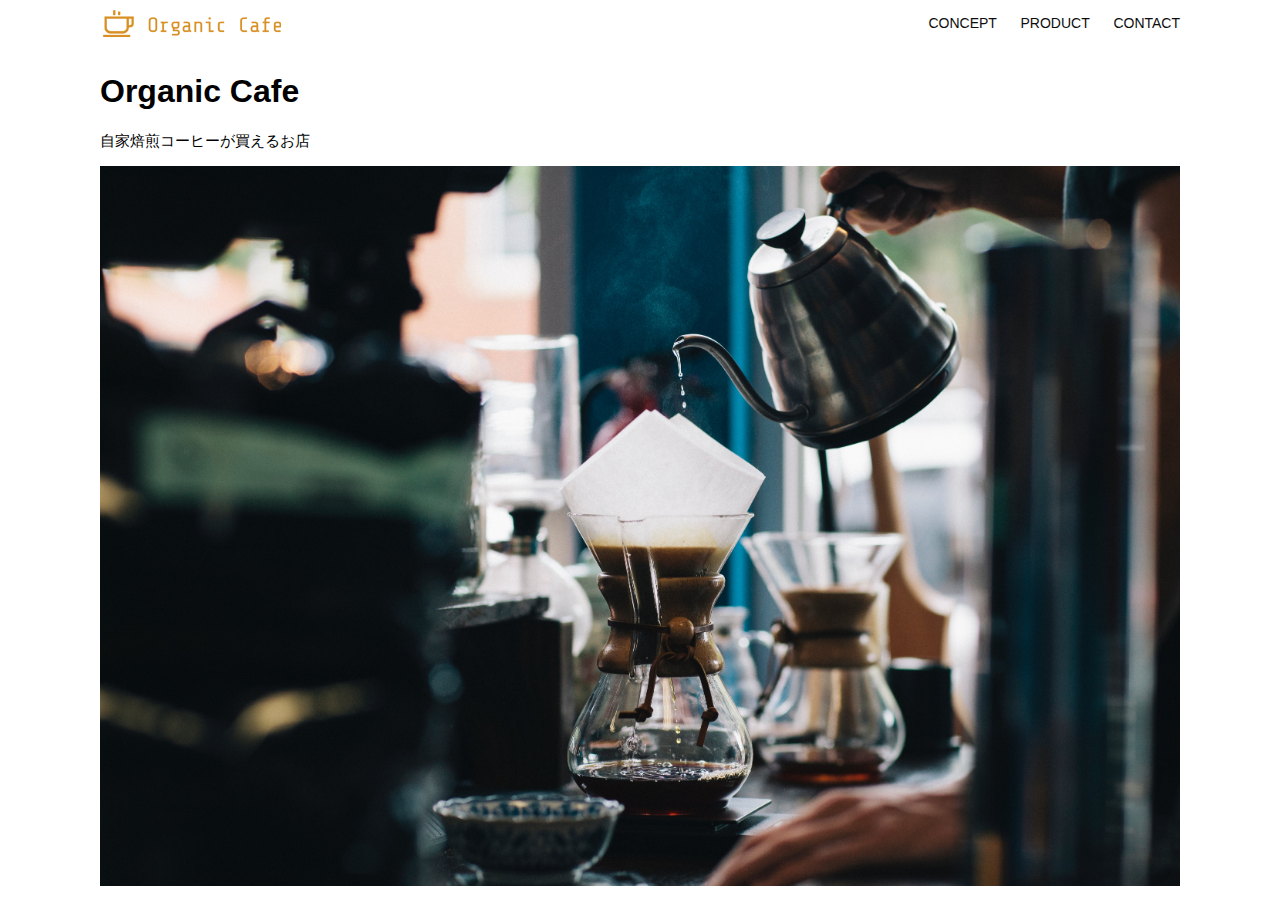
<file: kadai_013/index.html>
<!DOCTYPE html>
<html>
  <head>
    <title>Organic Cafe</title>
    <meta charset="UTF-8" />
    <meta name="description" content="自家焙煎のコーヒーがお家で楽しめるOrganic Cafe"/>
    <meta name="viewport" content="width=device-width, initial-scale=1.0" />
    <link rel="stylesheet" href="style.css" />
  </head>
  <body>
    <!-- ヘッダー -->
    <header>
      <!-- ロゴ -->
      <a href="index.html" id="logo"><img src="images/logo.png" alt="トップページに戻る"/></a>

      <!-- PC用ナビゲーション -->
      <nav id="nav-pc">
        <a href="index.html#concept">CONCEPT</a>
        <a href="index.html#product">PRODUCT</a>
        <a href="index.html#contact">CONTACT</a>
      </nav>

      <img id="menu-sp" src="images/button-menu.png" alt="ナビゲーションを開く" onclick="document.getElementById('nav-sp').style.display = 'block'">

      <nav id="nav-sp">
        <ul>
          <li>
          <img id="close" src="images/button-close.png" alt="ナビゲーションを閉じる" onclick="document.getElementById('nav-sp').style.display = 'none'">
          </li>
          <li>
            <a id="logo-sp" href="index.html" onclick="document.getElementById('nav-sp').style.display = 'none'">
              <img src="images/logo-sp.png" alt="トップページに戻る">
            </a>
          </li>
          <li>
            <a class="menu" href="index.html#concept" onclick="document.getElementById('nav-sp').style.display = 'none'">CONCEPT</a>
          </li>
          <li>
            <a class="menu" href="index.html#product" onclick="document.getElementById('nav-sp').style.display = 'none'">PRODUCT</a>
          </li>
          <li>
            <a class="menu" href="index.html#contact" onclick="document.getElementById('nav-sp').style.display = 'none'">CONTACT</a>
          </li>
      </nav>


    </header>

    <main>
      <article>
        <!-- メインビジュアル -->
        <section id="main-visual">
          <div id="main-message">
            <h1>Organic Cafe</h1>
            <p>自家焙煎コーヒーが買えるお店</p>
          </div>
          <img src="images/main-image.jpg" alt="コーヒーをハンドドリップで淹れる画像"/>
        </section>
      </article>
    </main>
  </body>
</html>
</file>
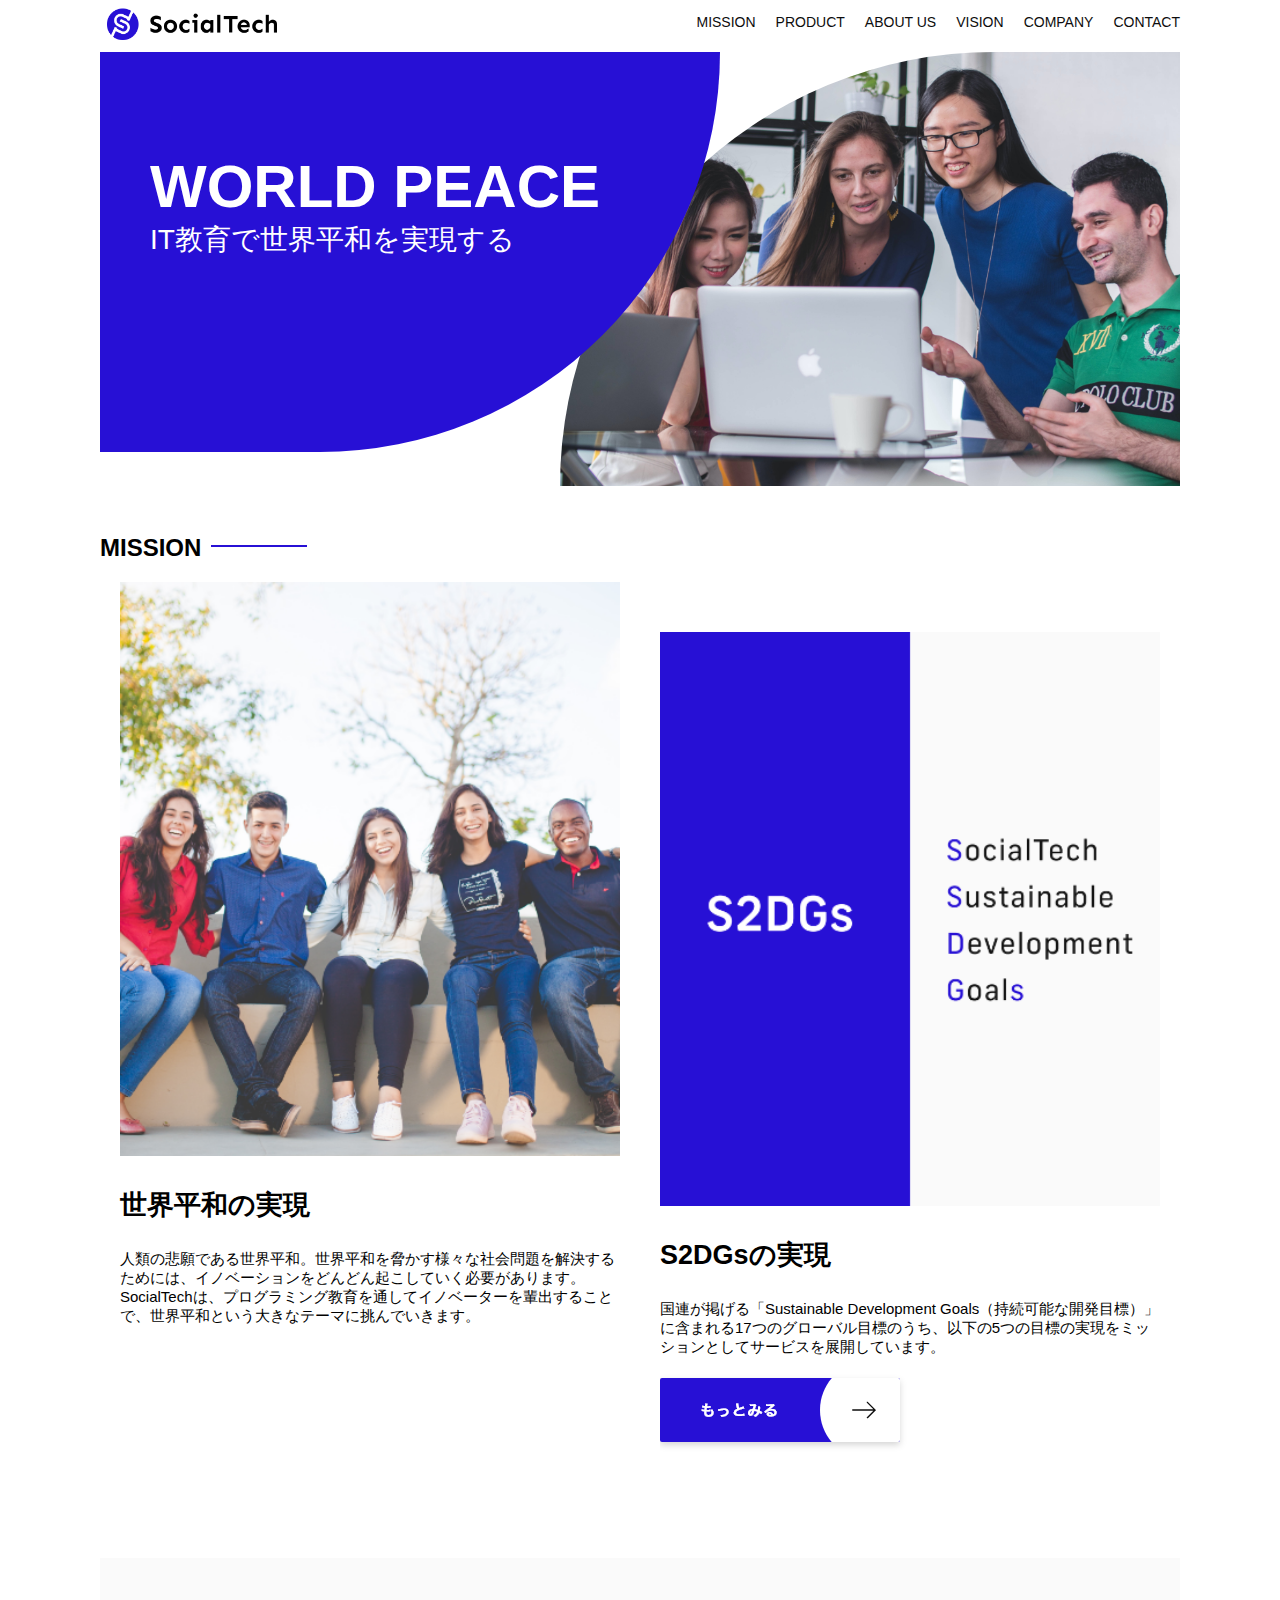
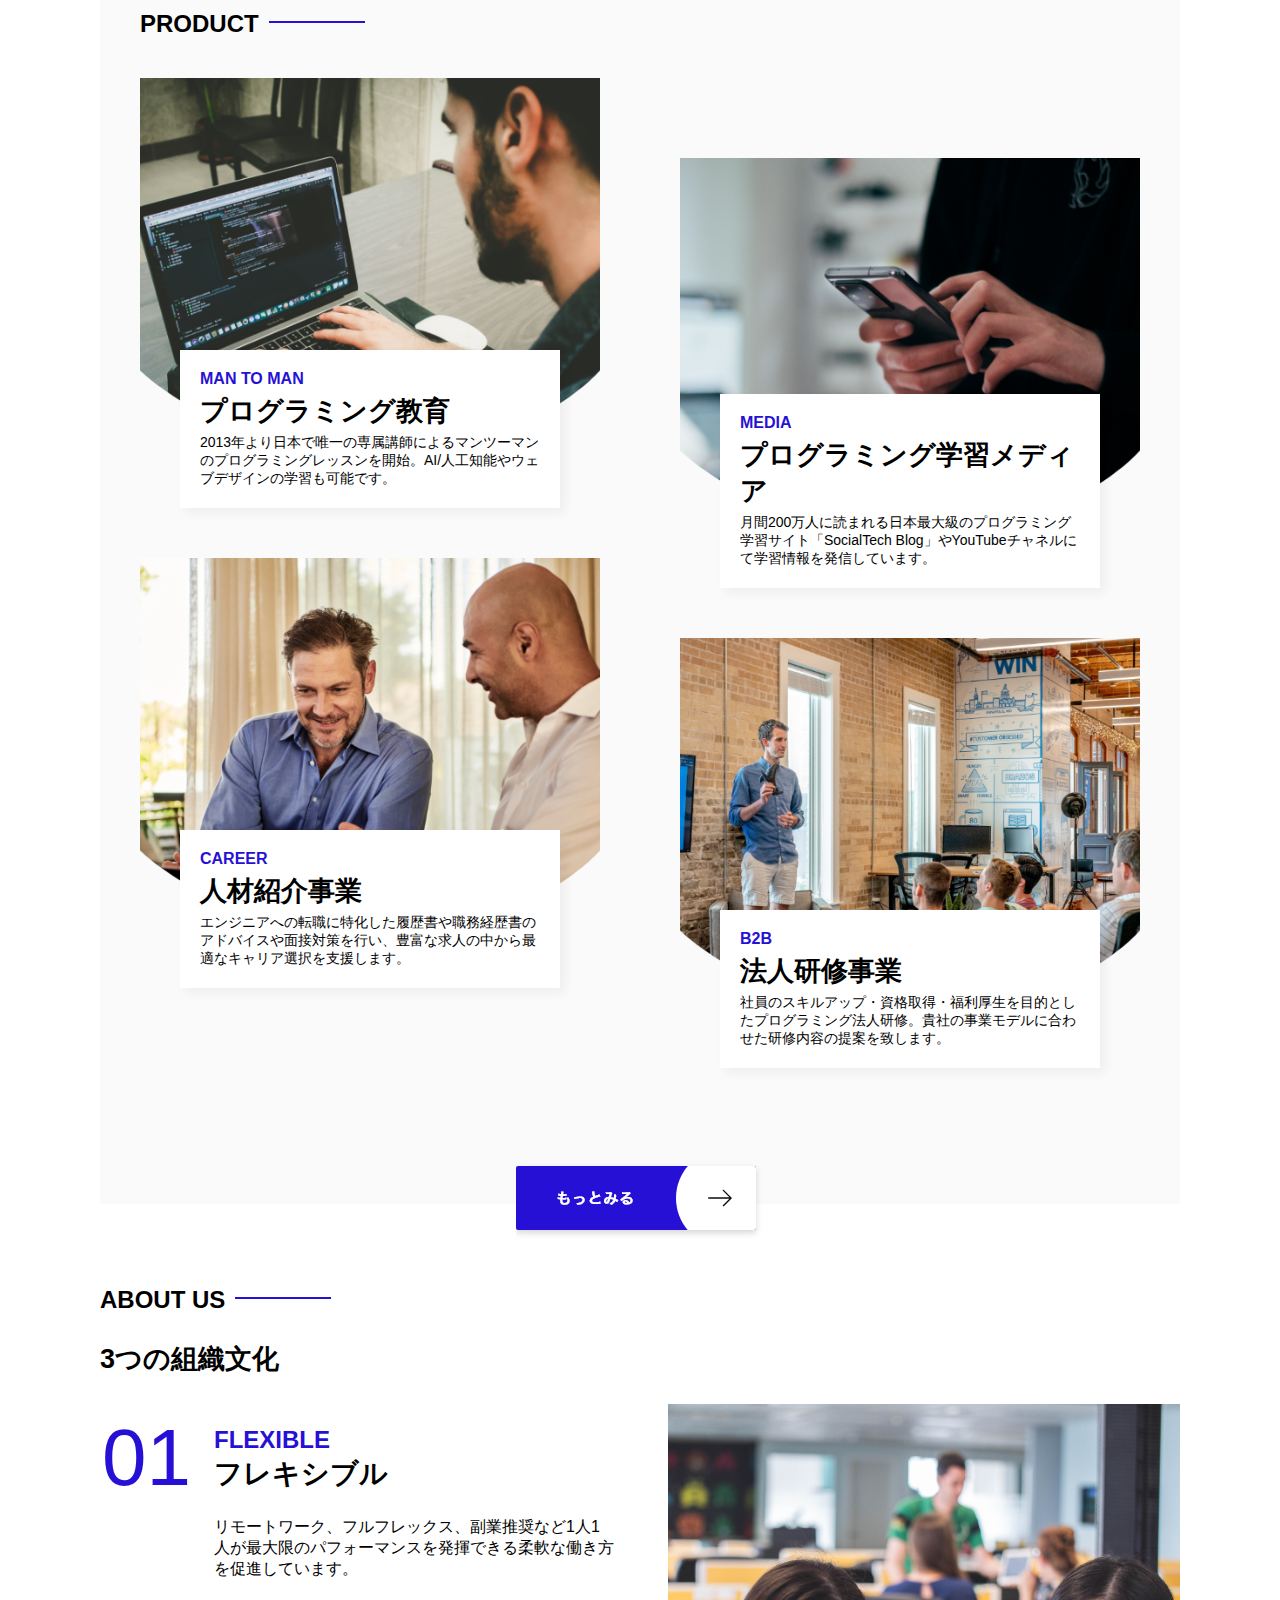
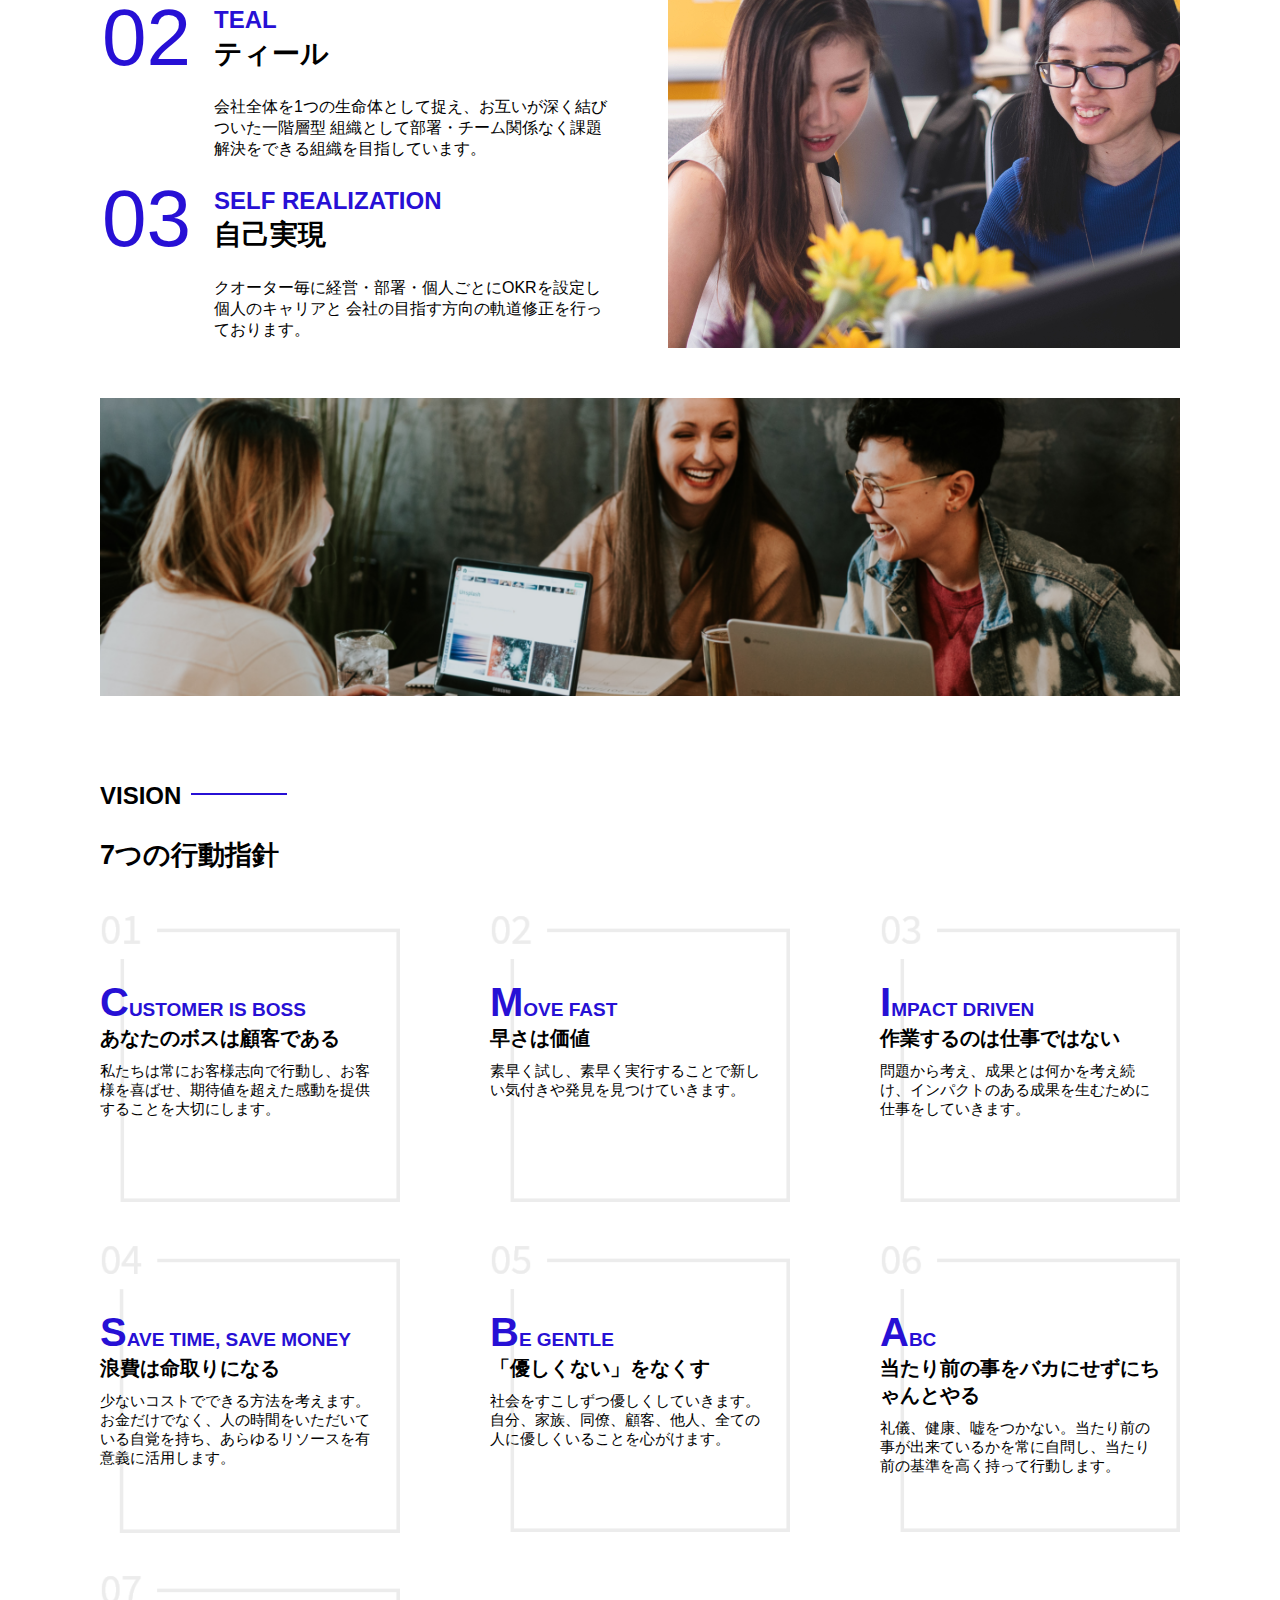
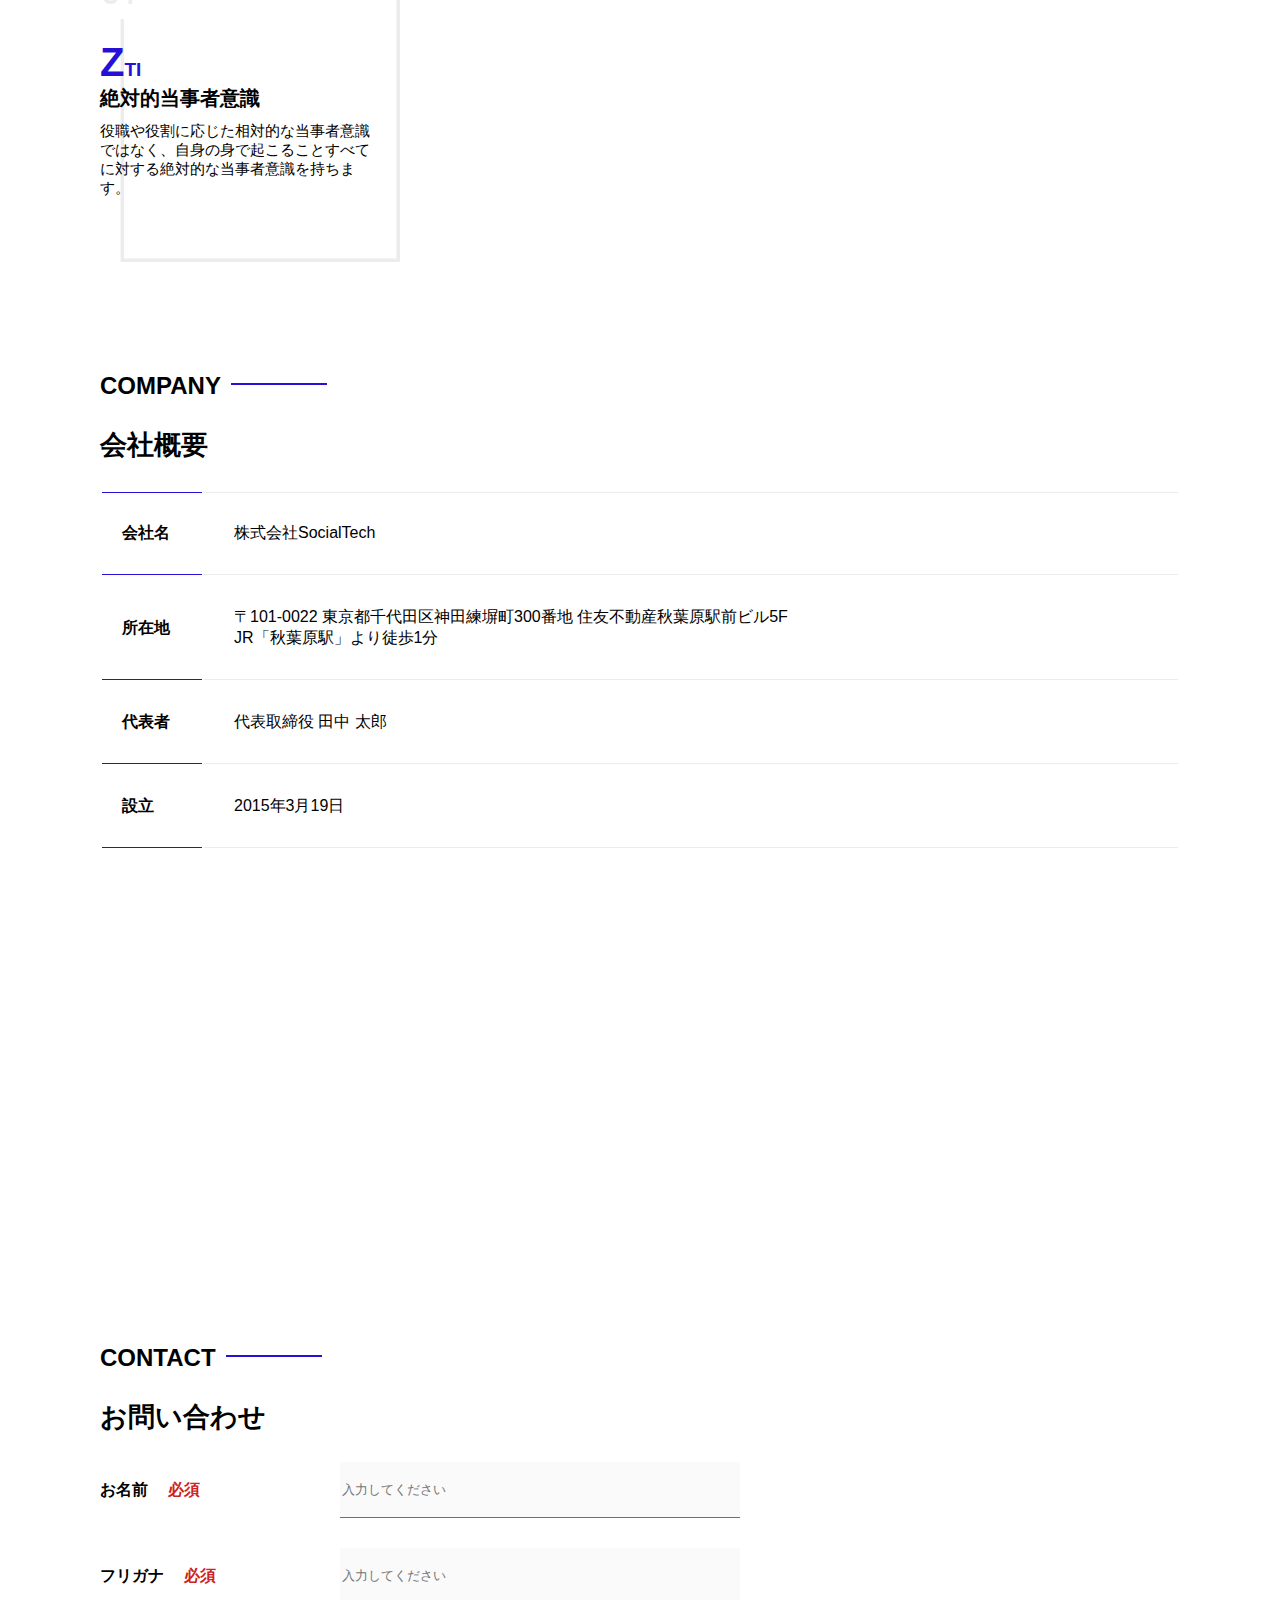
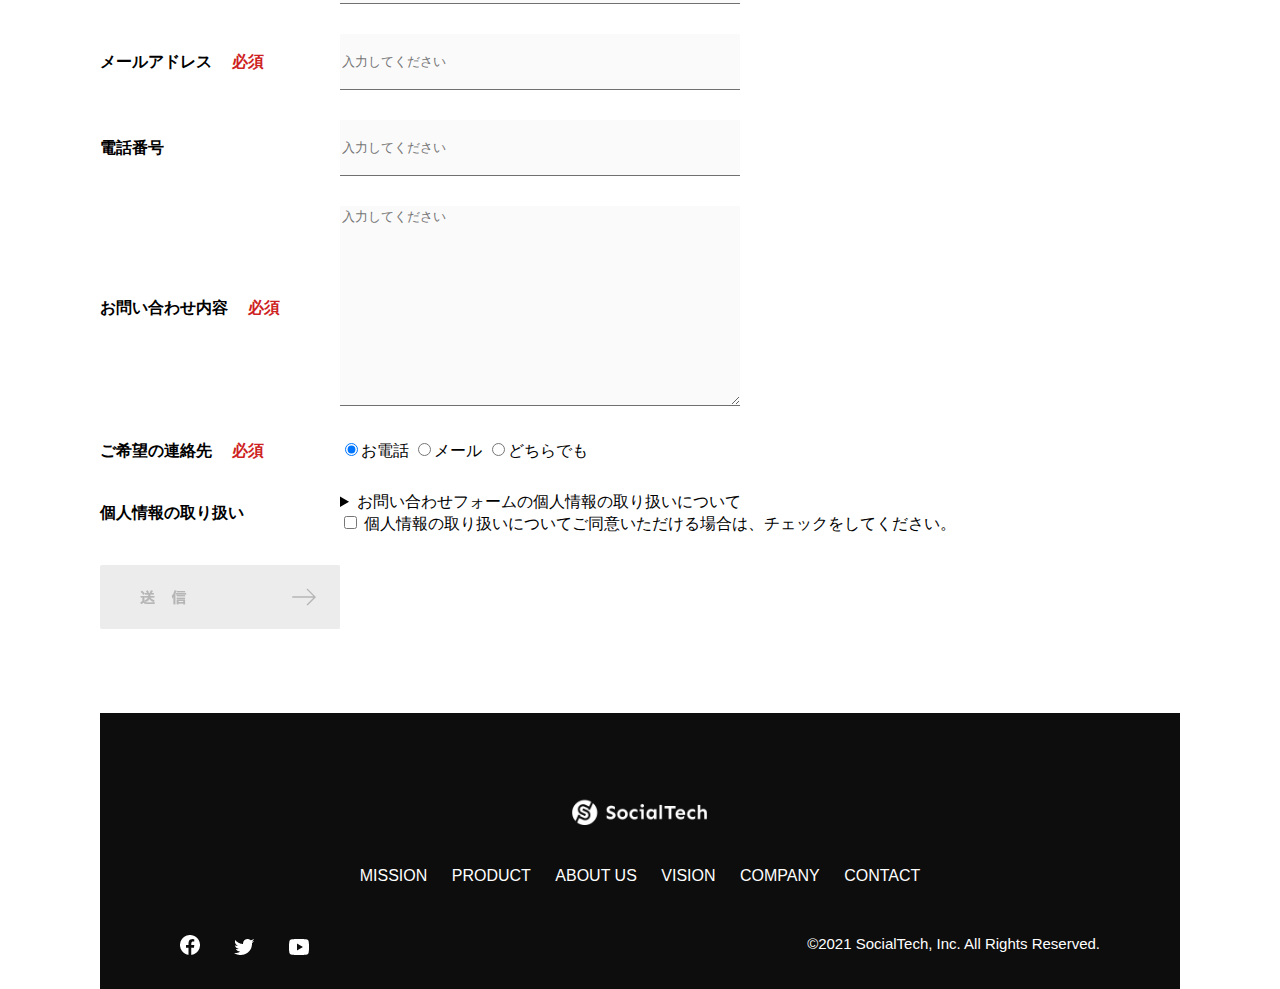
<file: kadai_tutorial_output/index.html>
<!DOCTYPE html>
<html>
  <head>
    <title>SocialTech</title>
    <meta charset="utf-8">
    <meta name="description" content="SocialTechはEdTech業界のリーディングカンパニーを目指します。">
    <meta name="viewport" content="width=device-width, initial-scale=1.0">
    <link rel="stylesheet" href="style.css">
  </head>

  <body>
    <!-- ヘッダー -->
    <header>
      <!-- ロゴ -->
      <a href="index.html" id="logo">
        <img src="images/logo.png" alt="トップページに戻る">
      </a>

      <!-- PC用ナビゲーション -->
      <nav id="nav-pc">
        <ul>
          <li><a href="mission.html">MISSION</a></li>
          <li><a href="product.html">PRODUCT</a></li>
          <li><a href="index.html#aboutus">ABOUT US</a></li>
          <li><a href="index.html#vision">VISION</a></li>
          <li><a href="index.html#company">COMPANY</a></li>
          <li><a href="index.html#contact">CONTACT</a></li>
        </ul>
      </nav>

      <!-- スマホ用メニューボタン -->
      <button id="menu-sp" onclick="document.getElementById('nav-sp').style.display = 'block'">
        <img src="images/button-menu.png" alt="ナビゲーションを開く">
      </button>

      <!-- スマホ用ナビゲーション -->
      <div id="nav-sp">
        <button id="close" onclick="document.getElementById('nav-sp').style.display = 'none'">
          <img src="images/button-close.png" alt="ナビゲーションを閉じる">
        </button>

        <nav>
          <ul>
            <li>
              <a id="logo-sp" href="index.html" onclick="document.getElementById('nav-sp').style.display = 'none'"><img src="images/logo-sp.png" alt="トップページに戻る"></a>
            </li>
            <li><a class="menu" href="mission.html" onclick="document.getElementById('nav-sp').style.display = 'none'">MISSION</a></li>
            <li><a class="menu" href="product.html" onclick="document.getElementById('nav-sp').style.display = 'none'">PRODUCT</a></li>
            <li><a class="menu" href="index.html#aboutus" onclick="document.getElementById('nav-sp').style.display = 'none'">ABOUT US</a></li>
            <li><a class="menu" href="index.html#vision" onclick="document.getElementById('nav-sp').style.display = 'none'">VISION</a></li>
            <li><a class="menu" href="index.html#company" onclick="document.getElementById('nav-sp').style.display = 'none'">COMPANY</a></li>
            <li><a class="menu" href="index.html#contact" onclick="document.getElementById('nav-sp').style.display = 'none'">CONTACT</a></li>
          </ul>
        </nav>
        <div id="sns">
          <a href="https://www.facebook.com/sejuku2013">
            <img src="images/button-facebook.png" alt="Facebookのリンク">
          </a>
          <a href="https://twitter.com/samuraijuku">
            <img src="images/button-twitter.png" alt="Twitterのリンク">
          </a>
          <a href="https://www.youtube.com/channel/UCCFOQO5aDK0xXam4cUQXT8g">
            <img src="images/button-youtube.png" alt="YouTubeのリンク">
          </a>
        </div>
      </div>
    </header>

    <main>
      <article>
        <!-- メインビジュアル -->
        <section id="main-visual">
          <div id="main-message">
            <h1>WORLD PEACE</h1>
            <p>IT教育で世界平和を実現する</p>
          </div>
          <img src="images/index/index-main.png" alt="PCの周りに集まる多国籍の仲間たち">
        </section>

        <!-- ミッション -->
        <section id="mission">
          <h2 class="index-h2">MISSION</h2>
          <div id="mission-flex">
            <div>
              <img id="mission-photo" src="images/index/index-mission.png" alt="屋外のベンチで写真を撮影する多国籍の仲間たち">
              <h3>世界平和の実現</h3>
              <p>人類の悲願である世界平和。世界平和を脅かす様々な社会問題を解決するためには、イノベーションをどんどん起こしていく必要があります。SocialTechは、プログラミング教育を通してイノベーターを輩出することで、世界平和という大きなテーマに挑んでいきます。</p>
            </div>
            <div>
              <img id="s2dgs" src="images/index/s2dgs.png" alt="S2DGs">
              <h3>S2DGsの実現</h3>
              <p>国連が掲げる「Sustainable Development Goals（持続可能な開発目標）」に含まれる17つのグローバル目標のうち、以下の5つの目標の実現をミッションとしてサービスを展開しています。</p>
              <a href="mission.html">
                <img src="images/button-more.png" alt="もっとみる">
              </a>
            </div>
          </div>
        </section>

        <!-- プロダクト -->
        <section id="product">
          <h2 class="index-h2">PRODUCT</h2>
          <div class="product-flex">
            <div id="product-left">
              <div>
                <img class="product-photo" src="images/index/index-mantoman.png" alt="PCでコードを書く男性">
                <div class="product-explain">
                  <span>MAN TO MAN</span>
                  <h3>プログラミング教育</h3>
                  <p>2013年より日本で唯一の専属講師によるマンツーマンのプログラミングレッスンを開始。AI/人工知能やウェブデザインの学習も可能です。</p>
                </div>
              </div>
              <div>
                <img class="product-photo" src="images/index/index-career.png" alt="笑顔で話し合う2人の男性">
                <div class="product-explain">
                  <span>CAREER</span>
                  <h3>人材紹介事業</h3>
                  <p>エンジニアへの転職に特化した履歴書や職務経歴書のアドバイスや面接対策を行い、豊富な求人の中から最適なキャリア選択を支援します。</p>
                </div>
              </div>
            </div>
            <div id="product-right">
              <div>
                <img class="product-photo" src="images/index/index-media.png" alt="スマートフォンを操作する人">
                <div class="product-explain">
                  <span>MEDIA</span>
                  <h3>プログラミング学習メディア</h3>
                  <p>月間200万人に読まれる日本最大級のプログラミング学習サイト「SocialTech Blog」やYouTubeチャネルにて学習情報を発信しています。</p>
                </div>
              </div>
              <div>
                <img class="product-photo" src="images/index/index-b2b.png" alt="講演中の男性とそれを聴く人々">
                <div class="product-explain">
                  <span>B2B</span>
                  <h3>法人研修事業</h3>
                  <p>社員のスキルアップ・資格取得・福利厚生を目的としたプログラミング法人研修。貴社の事業モデルに合わせた研修内容の提案を致します。</p>
                </div>
              </div>
            </div>
          </div>
          <div id="product-more">
            <a href="product.html">
              <img src="images/button-more.png" alt="もっとみる">
            </a>
          </div>
        </section>

        <!-- ABOUT US -->
        <section id="aboutus">
          <h2 class="index-h2">ABOUT US</h2>
          <h3>3つの組織文化</h3>
          <div>
            <table class="culture-table">
              <tr>
                <td class="culture-num">01</td>
                <th><span class="culture-en">FLEXIBLE</span><br>フレキシブル</th>
              </tr>
              <tr>
                <td>
                  <!--空のセル-->
                </td>
                <td class="culture-description">リモートワーク、フルフレックス、副業推奨など1人1人が最大限のパフォーマンスを発揮できる柔軟な働き方を促進しています。</td>
              </tr>
              <tr>
                <td class="culture-num">02</td>
                <th><span class="culture-en">TEAL</span><br>ティール</th>
              </tr>
              <tr>
                <td>
                  <!--空のセル-->
                </td>
                <td class="culture-description">会社全体を1つの生命体として捉え、お互いが深く結びついた一階層型 組織として部署・チーム関係なく課題解決をできる組織を目指しています。</td>
              </tr>
              <tr>
                <td class="culture-num">03</td>
                <th><span class="culture-en">SELF REALIZATION</span><br>自己実現</th>
              </tr>
              <tr>
                <td>
                  <!--空のセル-->
                </td>
                <td class="culture-description">クオーター毎に経営・部署・個人ごとにOKRを設定し個人のキャリアと 会社の目指す方向の軌道修正を行っております。</td>
              </tr>
            </table>
            <img class="culture-img" src="images/index/index-aboutus1.png" alt="笑顔で話し合う2人の女性">
          </div>
          <img class="culture-img2" src="images/index/index-aboutus2.png" alt="笑顔で話し合う3人の男女">
        </section>

        <!-- VISION -->
        <section id="vision">
          <h2 class="index-h2">VISION</h2>
          <h3>7つの行動指針</h3>
          <div>
            <div class="vision-box">
              <img src="images/index/vision-01.png" alt="01">
              <div>
                <h4>CUSTOMER IS BOSS</h4>
                <h5>あなたのボスは顧客である</h5>
                <p>私たちは常にお客様志向で行動し、お客様を喜ばせ、期待値を超えた感動を提供することを大切にします。</p>
              </div>
            </div>
            <div class="vision-box">
              <img src="images/index/vision-02.png" alt="02">
              <div>
                <h4>MOVE FAST</h4>
                <h5>早さは価値</h5>
                <p>素早く試し、素早く実行することで新しい気付きや発見を見つけていきます。</p>
              </div>
            </div>
            <div class="vision-box">
              <img src="images/index/vision-03.png" alt="03">
              <div>
                <h4>IMPACT DRIVEN</h4>
                <h5>作業するのは仕事ではない</h5>
                <p>問題から考え、成果とは何かを考え続け、インパクトのある成果を生むために仕事をしていきます。</p>
              </div>
            </div>
            <div class="vision-box">
              <img src="images/index//vision-04.png" alt="04">
              <div>
                <h4>SAVE TIME, SAVE MONEY</h4>
                <h5>浪費は命取りになる</h5>
                <p>少ないコストでできる方法を考えます。お金だけでなく、人の時間をいただいている自覚を持ち、あらゆるリソースを有意義に活用します。</p>
              </div>
            </div>
            <div class="vision-box">
              <img src="images/index/vision-05.png" alt="05">
              <div>
                <h4>BE GENTLE</h4>
                <h5>「優しくない」をなくす</h5>
                <p>社会をすこしずつ優しくしていきます。自分、家族、同僚、顧客、他人、全ての人に優しくいることを心がけます。</p>
              </div>
            </div>
            <div class="vision-box">
              <img src="images/index/vision-06.png" alt="06">
              <div>
                <h4>ABC</h4>
                <h5>当たり前の事をバカにせずにちゃんとやる</h5>
                <p>礼儀、健康、嘘をつかない。当たり前の事が出来ているかを常に自問し、当たり前の基準を高く持って行動します。</p>
              </div>
            </div>
            <div class="vision-box">
              <img src="images/index/vision-07.png" alt="07">
              <div>
                <h4>ZTI</h4>
                <h5>絶対的当事者意識</h5>
                <p>役職や役割に応じた相対的な当事者意識ではなく、自身の身で起こることすべてに対する絶対的な当事者意識を持ちます。</p>
              </div>
            </div>
          </div>
        </section>

        <!-- COMPANY -->
        <section id="company">
          <h2 class="index-h2">COMPANY</h2>
          <h3>会社概要</h3>
          <table id="company-table">
            <tr>
              <th class="tableheader tableheader-first">会社名</th>
              <td class="cell cell-first">株式会社SocialTech</td>
            </tr>
            <tr>
              <th class="tableheader">所在地</th>
              <td class="cell">〒101-0022 東京都千代田区神田練塀町300番地 住友不動産秋葉原駅前ビル5F<br>JR「秋葉原駅」より徒歩1分</td>
            </tr>
            <tr>
              <th class="tableheader">代表者</th>
              <td class="cell">代表取締役 田中 太郎</td>
            </tr>
            <tr>
              <th class="tableheader">設立</th>
              <td class="cell">2015年3月19日</td>
            </tr>
          </table>
          <iframe src="https://www.google.com/maps/embed?pb=!1m18!1m12!1m3!1d3240.0688551336807!2d139.7720776771055!3d35.69992317258124!2m3!1f0!2f0!3f0!3m2!1i1024!2i768!4f13.1!3m3!1m2!1s0x60188fee13660e23%3A0x77137876edf742ac!2z5L2P5Y-L5LiN5YuV55Sj56eL6JGJ5Y6f6aeF5YmN44OT44Or!5e0!3m2!1sja!2sjp!4v1704858013291!5m2!1sja!2sjp" style="border: 0" allowfullscreen="" loading="lazy"></iframe>
        </section>

        <!-- お問い合わせフォーム -->
        <section id="contact">
          <h2 class="index-h2">CONTACT</h2>
          <h3>お問い合わせ</h3>
          <form>
            <div>
              <div class="contact-heading">
                <label class="contact-label">お名前<span class="contact-span">必須</span></label>
              </div>
              <div>
                <input type="text" name="name" placeholder="入力してください" class="contact-textbox">
              </div>
            </div>
            <div>
              <div class="contact-heading">
                <label class="contact-label">フリガナ<span class="contact-span">必須</span></label>
              </div>
              <div>
                <input type="text" name="hurigana" placeholder="入力してください" class="contact-textbox">
              </div>
            </div>
            <div>
              <div class="contact-heading">
                <label class="contact-label">メールアドレス<span class="contact-span">必須</span></label>
              </div>
              <div>
                <input type="text" name="email" placeholder="入力してください" class="contact-textbox">
              </div>
            </div>
            <div>
              <div class="contact-heading">
                <label class="contact-label">電話番号</label>
              </div>
              <div>
                <input type="text" name="tel" placeholder="入力してください" class="contact-textbox">
              </div>
            </div>
            <div>
              <div class="contact-heading">
                <label class="contact-label">お問い合わせ内容<span class="contact-span">必須</span></label>
              </div>
              <div>
                <textarea class="contact-textarea" placeholder="入力してください" name="message"></textarea>
              </div>
            </div>
            <div>
              <div class="contact-heading">
                <label class="contact-label">ご希望の連絡先<span class="contact-span">必須</span></label>
              </div>
              <div><input class="radiobutton" type="radio" value="tel" name="contact" checked><label>お電話</label> <input class="radiobutton" type="radio" value="mail" name="contact"><label>メール</label> <input class="radiobutton" type="radio" value="both" name="contact"><label>どちらでも</label></div>
            </div>
            <div>
              <div class="contact-heading">
                <label class="contact-label">個人情報の取り扱い</label>
              </div>
              <div>
                <details>
                  <summary>お問い合わせフォームの個人情報の取り扱いについて</summary>
                  <div>
                    <dl>
                      <dt>１．組織の名称又は氏名</dt>
                      <dd>株式会社SocialTech</dd>
                      <dt>２．個人情報保護管理者（若しくはその代理人）の氏名又は職名、所属及び連絡先</dt>
                      <dd>
                        <p>鈴木 一郎 コーポレート部</p>
                        <p>メールアドレス：samurai@example.com</p>
                        <p>TEL：03-1234-5678</p>
                      </dd>
                      <dt>３．個人情報の利用目的</dt>
                      <dd>
                        <ul>
                          <li>・本サービス及び本サービスに関連する情報の提供又はそれらに関する連絡のため</li>
                          <li>・ユーザーの本人確認のため</li>
                          <li>・当社サービスのご案内のため</li>
                          <li>・当社の商品等の広告または宣伝（電子メールによるものを含むものとします。）</li>
                        </ul>
                      </dd>
                      <dt>４．個人情報の取り扱い業務の委託</dt>
                      <dd>個人情報の取扱業務の全部または一部を外部に業務委託する場合があります。その際、弊社は、個人情報を適切に保護できる管理体制を敷き実行していることを条件として委託先を厳選したうえで、機密保持契約を委託先と締結し、お客様の個人情報を厳密に管理させます。</dd>
                      <dt>５．個人情報の開示等の請求</dt>
                      <dd>
                        お客様は、弊社に対してご自身の個人情報の開示等（利用目的の通知、開示、内容の訂正・追加・削除、利用の停止または消去、第三者への提供の停止）に関して、当社問合わせ窓口に申し出ることができます。<br>
                        その際、弊社はお客様ご本人を確認させていただいたうえで、合理的な期間内に対応いたします。<br>
                        なお、個人情報に関する弊社問合わせ先は、次の通りです。
                      </dd>
                      <dd>
                        <p>株式会社SocialTech　個人情報問合せ窓口</p>
                        <p>〒150-0043　東京都千代田区神田練塀町300番地 住友不動産秋葉原駅前ビル5F</p>
                        <p>メールアドレス：samurai@example.com　TEL：03-1234-5678</p>
                      </dd>

                      <dt>６．個人情報を提供されることの任意性について</dt>
                      <dd>お客様がご自身の個人情報を弊社に提供されるか否かは、お客様のご判断によりますが、もしご提供されない場合には、適切なサービスが提供できない場合がありますので予めご了承ください。</dd>
                    </dl>
                  </div>
                </details>
                <input type="checkbox" name="agree">
                <span>個人情報の取り扱いについてご同意いただける場合は、チェックをしてください。</span>
              </div>
            </div>
            <input type="image" src="images/button-submit.png" alt="送信する">
          </form>
        </section>
      </article>
    </main>

    <footer>
      <div id="footer-logo">
        <img src="images/logo-sp.png" alt="SocialTech">
      </div>
      <div id="footer-link">
        <a href="mission.html">MISSION</a>
        <a href="product.html">PRODUCT</a>
        <a href="index.html#aboutus">ABOUT US</a>
        <a href="index.html#vision">VISION</a>
        <a href="index.html#company">COMPANY</a>
        <a href="index.html#contact">CONTACT</a>
      </div>
      <div id="sns-footer">
        <div class="sns-btns">
          <a href="https://www.facebook.com/sejuku2013"><img src="images/button-facebook.png" alt="Facebookのリンク"></a>
          <a href="https://twitter.com/samuraijuku"><img src="images/button-twitter.png" alt="Twitterのリンク"></a>
          <a href="https://www.youtube.com/channel/UCCFOQO5aDK0xXam4cUQXT8g"><img src="images/button-youtube.png" alt="YouTubeのリンク"></a>
        </div>
        <p id="copyright">&copy;2021 SocialTech, Inc. All Rights Reserved.</p>
      </div>
    </footer>

  </body>
</html>
</file>
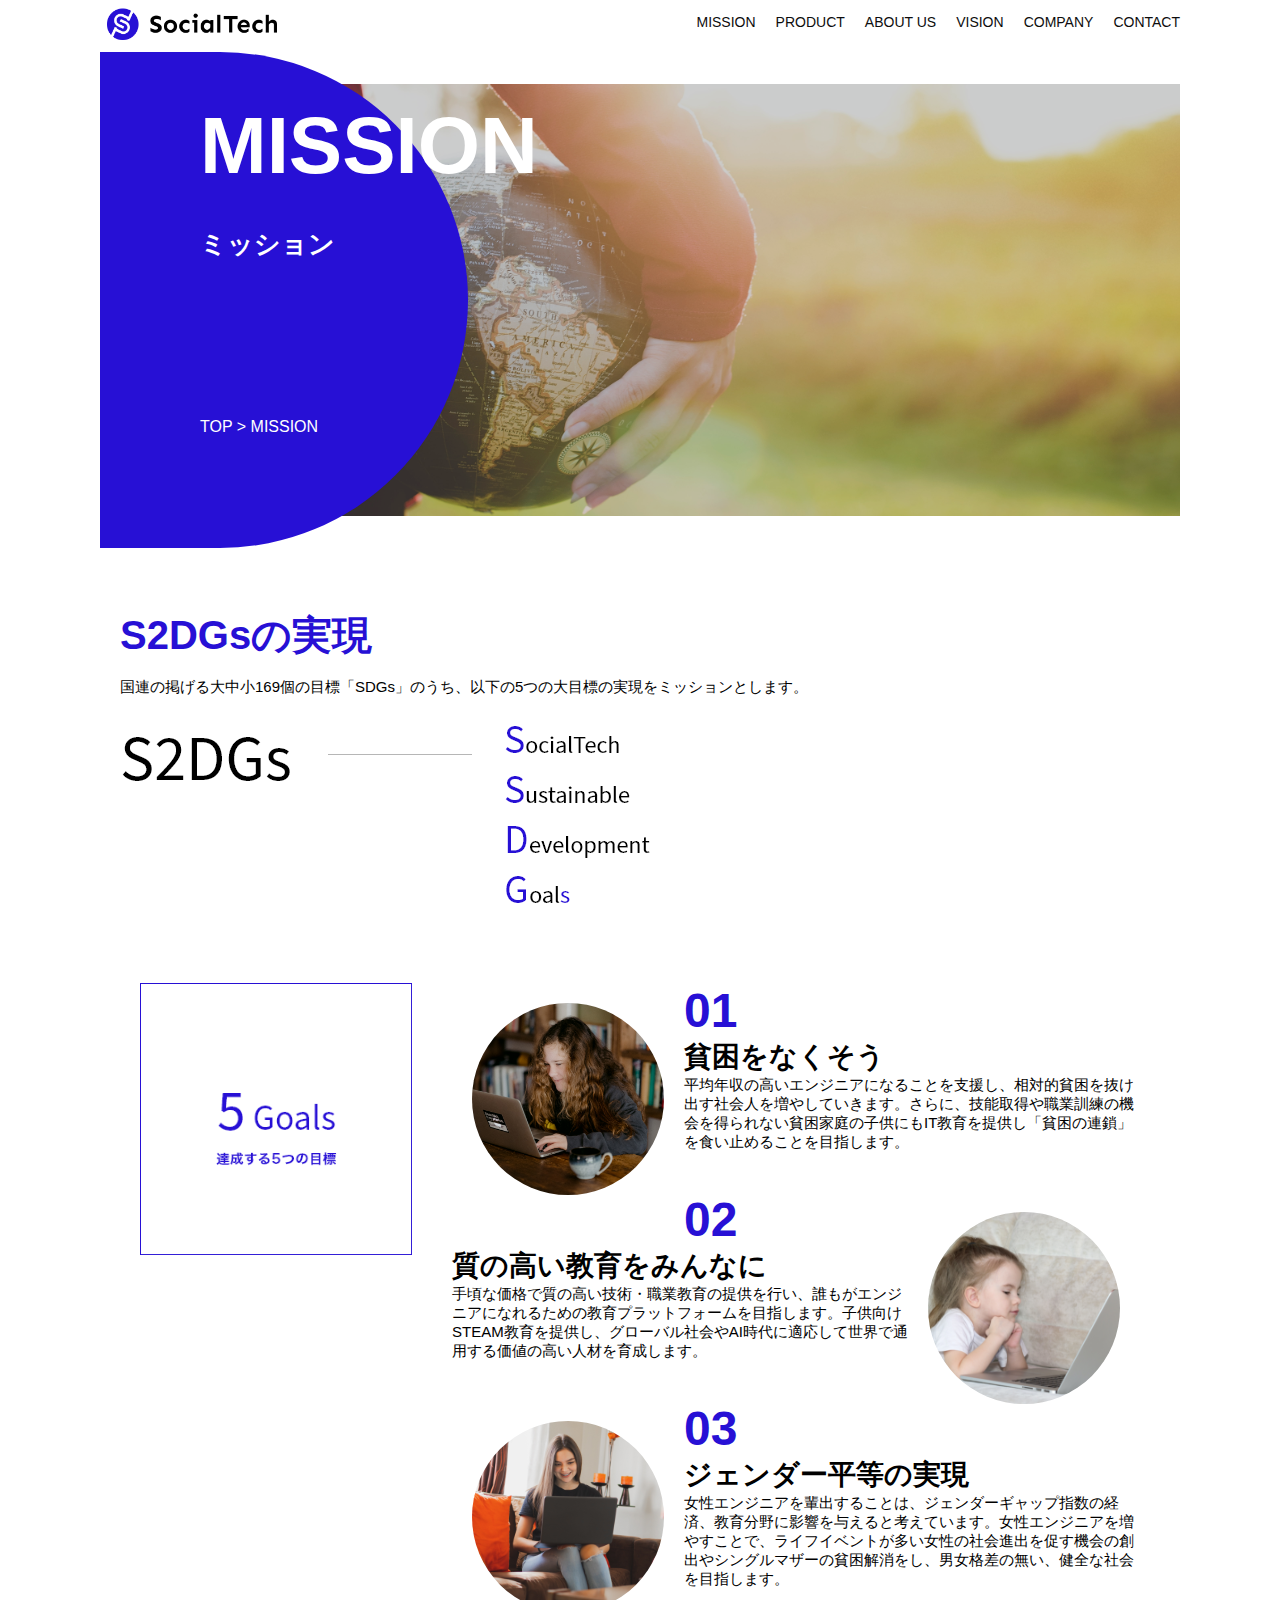
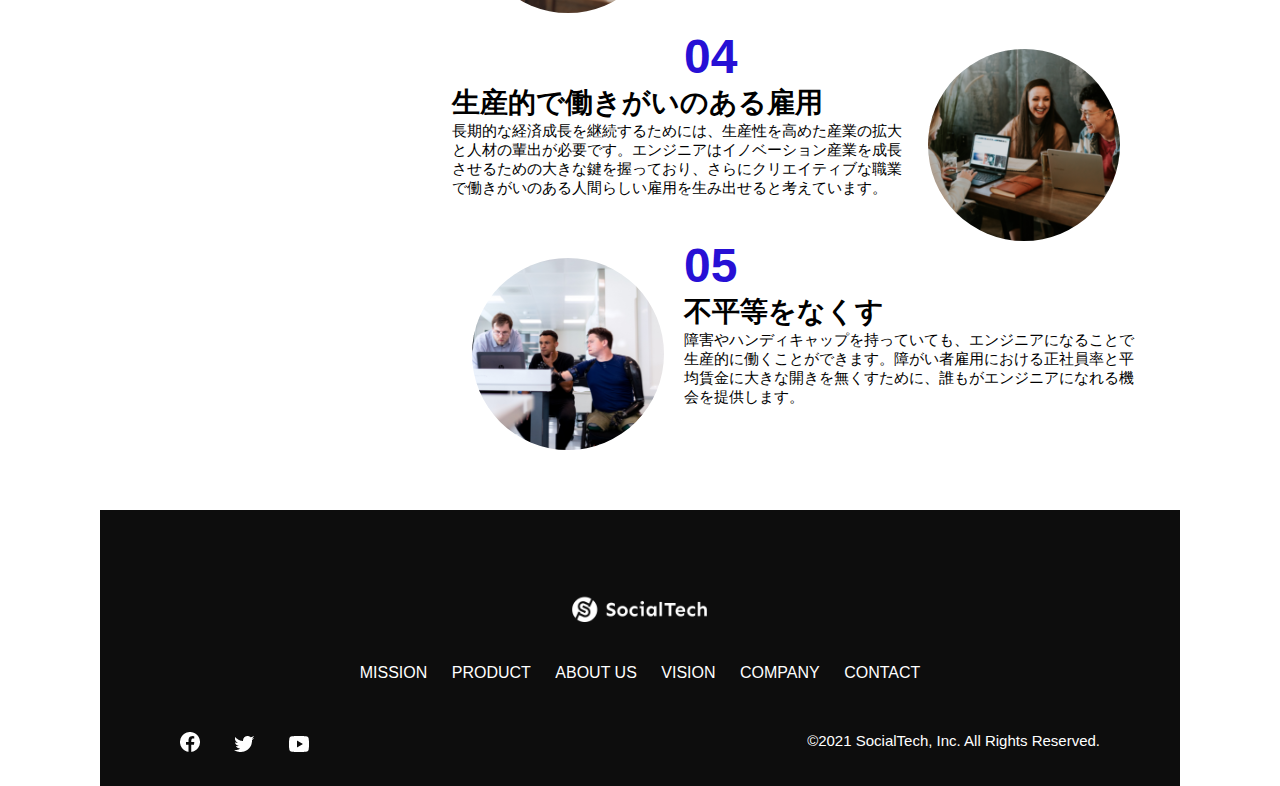
<file: kadai_tutorial_output/mission.html>
<!DOCTYPE html>
  <html>
    <head>
      <title>SocioalTech - MISSION ミッション</title>
      <meta charset="utf-8">
      <meta name="description" content="SocialTechが目指す5つの目標（S2DGs）を紹介します">
      <meta name="viewport" content="width=device-width, initial-scale=1.0">
      <link rel="stylesheet" href="style.css">
    </head>
  
    <body>
      <header>
        <a href="index.html" id="logo">
          <img src="images/logo.png" alt="トップページに戻る">
        </a>

        <nav id="nav-pc">
          <ul>
            <li><a href="mission.html">MISSION</a></li>
            <li><a href="product.html">PRODUCT</a></li>
            <li><a href="index.html#aboutus">ABOUT US</a></li>
            <li><a href="index.html#vision">VISION</a></li>
            <li><a href="index.html#company">COMPANY</a></li>
            <li><a href="index.html#contact">CONTACT</a></li>
          </ul>
        </nav>

        <button id="menu-sp" onclick="document.getElementById('nav-sp').style.display = 'block'">
          <img src="images/button-menu.png" alt="ナビゲーションを開く">
        </button>

        <div id="nav-sp">
          <button id="close" onclick="document.getElementById('nav-sp').style.display = 'none'">
            <img src="images/button-close.png" alt="ナビゲーションを閉じる">
          </button>

        <nav>
          <ul>
            <li>
              <a id="logo-sp" href="index.html" onclick="document.getElementById('nav-sp').style.display = 'none'"><img src="images/logo-sp.png" alt="トップページに戻る"></a>
            </li>
            <li><a class="menu" href="mission.html" onclick="document.getElementById('nav-sp').style.display = 'none'">MISSION</a></li>
            <li><a class="menu" href="product.html" onclick="document.getElementById('nav-sp').style.display = 'none'">PRODUCT</a></li>
            <li><a class="menu" href="index.html#aboutus" onclick="document.getElementById('nav-sp').style.display = 'none'">ABOUT US</a></li>
            <li><a class="menu" href="index.html#vision" onclick="document.getElementById('nav-sp').style.display = 'none'">VISION</a></li>
            <li><a class="menu" href="index.html#company" onclick="document.getElementById('nav-sp').style.display = 'none'">COMPANY</a></li>
            <li><a class="menu" href="index.html#contact" onclick="document.getElementById('nav-sp').style.display = 'none'">CONTACT</a></li>
          </ul>
        </nav>
        <div id="sns">
          <a href="https://www.facebook.com/sejuku2013">
            <img src="images/button-facebook.png" alt="Facebookのリンク">
          </a>
          <a href="https://twitter.com/samuraijuku">
            <img src="images/button-twitter.png" alt="Twitterのリンク">
          </a>
          <a href="https://www.youtube.com/channel/UCCFOQO5aDK0xXam4cUQXT8g">
            <img src="images/button-youtube.png" alt="YouTubeのリンク">
          </a>
        </div>
      </div>
      </header>

      <main>
        <article>
          <section id="mission-main">
            <div class="mission-main-inner">
              <div id="mission-title">
                <h1>MISSION<br><span>ミッション</span></h1>
                <p>TOP > MISSION</p>
              </div>
            </div>
          </section>

          <section id="mission-s2dgs">
            <h2 class="mission-h2">S2DGsの実現</h2>
            <p>国連の掲げる大中小169個の目標「SDGs」のうち、以下の5つの大目標の実現をミッションとします。</p>
            <img src="images/mission/mission-s2dgs.png" alt="S2DGs">
          </section>

          <section id="mission-five-goals">
            <div class="five-goals-image">
              <img src="images/mission/mission-5goals.png" alt="5Goals">
            </div>

            <div class="five-goals-read">
              <div>
                <img class="fivegoals-image-left" src="images/mission/mission-5goals01.png" alt="PCを操作する女の子">
                <span class="fivegoals-number">01</span>
                <h3 class="fivegoals-h3">貧困をなくそう</h3>
                <p class="fivegoals-p">平均年収の高いエンジニアになることを支援し、相対的貧困を抜け出す社会人を増やしていきます。さらに、技能取得や職業訓練の機会を得られない貧困家庭の子供にもIT教育を提供し「貧困の連鎖」を食い止めることを目指します。</p>
              </div>
              <div>
                <img class="fivegoals-image-right" src="images/mission/mission-5goals02.png" alt="PCを見つめる小さい女の子">
                <span class="fivegoals-number">02</span>
                <h3 class="fivegoals-h3">質の高い教育をみんなに</h3>
                <p class="fivegoals-p">手頃な価格で質の高い技術・職業教育の提供を行い、誰もがエンジニアになれるための教育プラットフォームを目指します。子供向けSTEAM教育を提供し、グローバル社会やAI時代に適応して世界で通用する価値の高い人材を育成します。</p>
              </div>
              <div>
                <img class="fivegoals-image-left" src="images/mission/mission-5goals03.png" alt="PCを操作する女性">
  
                <span class="fivegoals-number">03</span>
                <h3 class="fivegoals-h3">ジェンダー平等の実現</h3>
                <p class="fivegoals-p">女性エンジニアを輩出することは、ジェンダーギャップ指数の経済、教育分野に影響を与えると考えています。女性エンジニアを増やすことで、ライフイベントが多い女性の社会進出を促す機会の創出やシングルマザーの貧困解消をし、男女格差の無い、健全な社会を目指します。</p>
              </div>
              <div>
                <img class="fivegoals-image-right" src="images/mission/mission-5goals04.png" alt="笑顔で話し合う3人の男女">
                <span class="fivegoals-number">04</span>
                <h3 class="fivegoals-h3">生産的で働きがいのある雇用</h3>
                <p class="fivegoals-p">長期的な経済成長を継続するためには、生産性を高めた産業の拡大と人材の輩出が必要です。エンジニアはイノベーション産業を成長させるための大きな鍵を握っており、さらにクリエイティブな職業で働きがいのある人間らしい雇用を生み出せると考えています。</p>
              </div>
              <div>
                <img class="fivegoals-image-left" src="images/mission/mission-5goals05.png" alt="障害を持つ男性が生き生きと働く様子">
                <span class="fivegoals-number">05</span>
                <h3 class="fivegoals-h3">不平等をなくす</h3>
                <p class="fivegoals-p">障害やハンディキャップを持っていても、エンジニアになることで生産的に働くことができます。障がい者雇用における正社員率と平均賃金に大きな開きを無くすために、誰もがエンジニアになれる機会を提供します。</p>
              </div>
            </div>
          </section>
        </article>
      </main>

      <footer>
        <div id="footer-logo">
          <img src="images/logo-sp.png" alt="SocialTech">
        </div>
        <div id="footer-link">
          <a href="mission.html">MISSION</a>
          <a href="product.html">PRODUCT</a>
          <a href="index.html#aboutus">ABOUT US</a>
          <a href="index.html#vision">VISION</a>
          <a href="index.html#company">COMPANY</a>
          <a href="index.html#contact">CONTACT</a>
        </div>
        <div id="sns-footer">
          <div class="sns-btns">
            <a href="https://www.facebook.com/sejuku2013"><img src="images/button-facebook.png" alt="Facebookのリンク"></a>
            <a href="https://twitter.com/samuraijuku"><img src="images/button-twitter.png" alt="Twitterのリンク"></a>
            <a href="https://www.youtube.com/channel/UCCFOQO5aDK0xXam4cUQXT8g"><img src="images/button-youtube.png" alt="YouTubeのリンク"></a>
          </div>
          <p id="copyright">&copy;2021 SocialTech, Inc. All Rights Reserved.</p>
        </div>
      </footer>


    </body>
  </html>
</file>
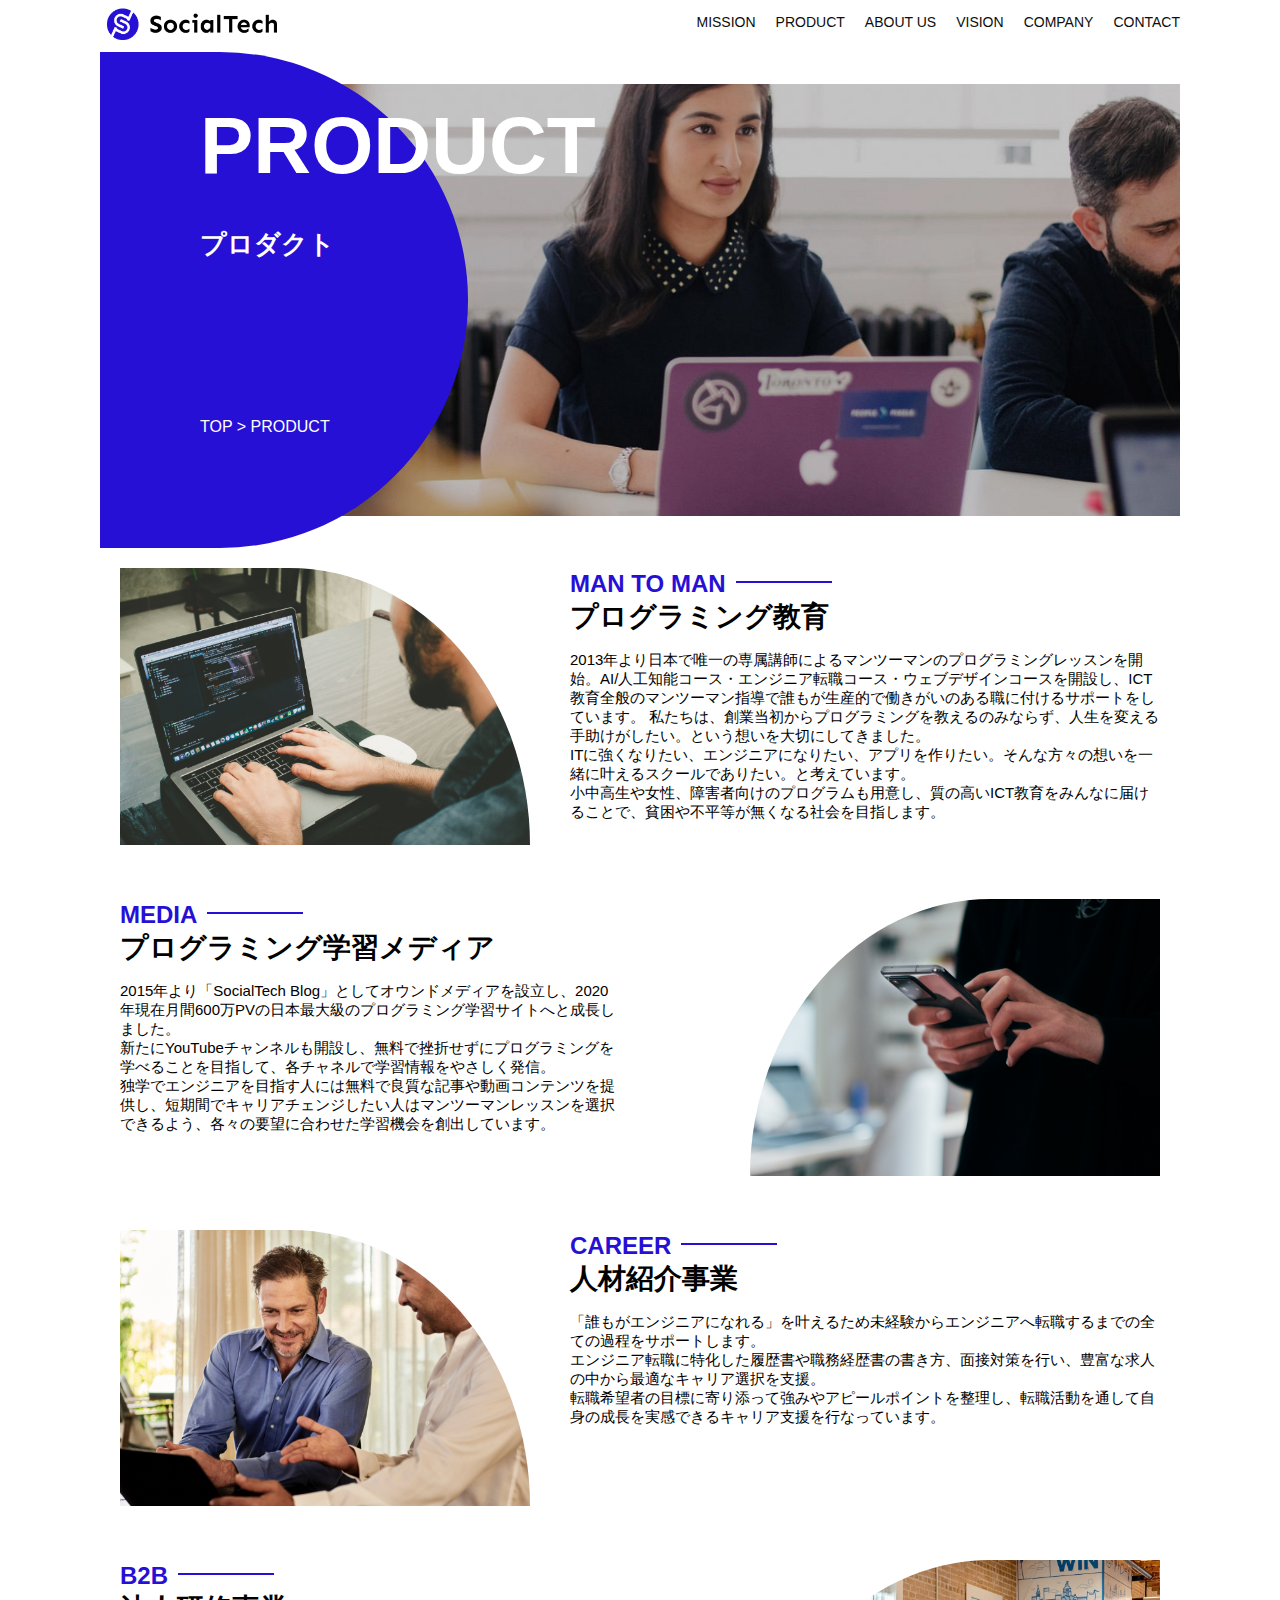
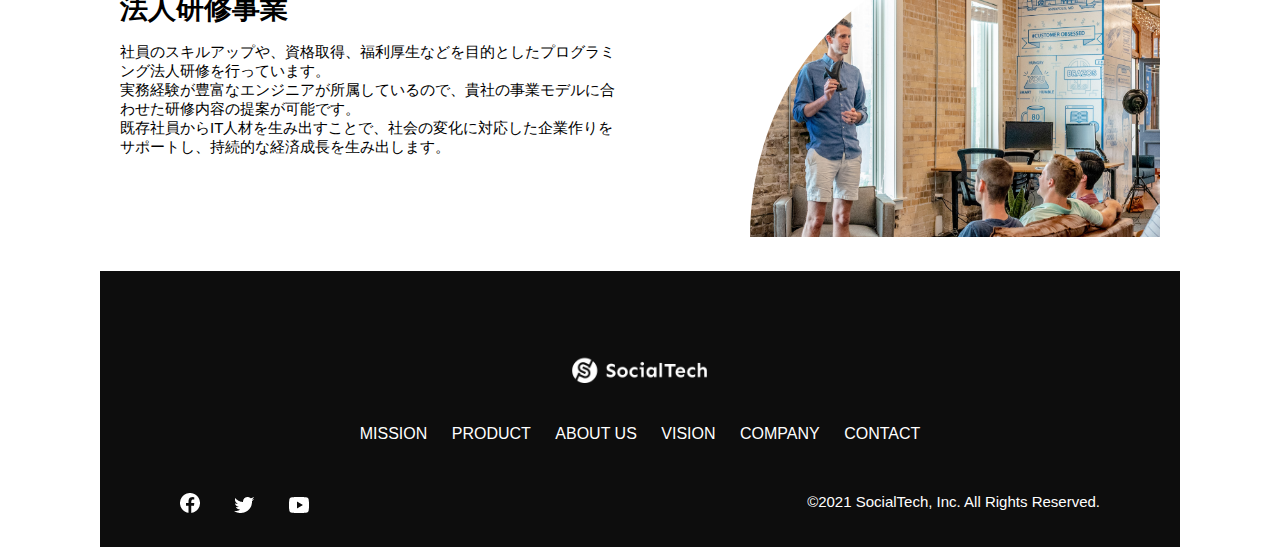
<file: kadai_tutorial_output/product.html>
<!DOCTYPE html>
<html>
  <head>
    <title>SocialTech -PRODUCT プロダクト-</title>
    <meta charset="utf-8">
    <meta name="description" content="SocialTechの4つのプロダクトを紹介します">
    <meta name="viewport" content="width=device-width, initial-scale=1.0">
    <link rel="stylesheet" href="style.css">
  </head>

  <body>
    <!-- ヘッダー -->
    <header>
      <!-- ロゴ -->
      <a href="index.html" id="logo">
        <img src="images/logo.png" alt="トップページに戻る">
      </a>

      <!-- PC用ナビゲーション -->
      <nav id="nav-pc">
        <ul>
          <li><a href="mission.html">MISSION</a></li>
          <li><a href="product.html">PRODUCT</a></li>
          <li><a href="index.html#aboutus">ABOUT US</a></li>
          <li><a href="index.html#vision">VISION</a></li>
          <li><a href="index.html#company">COMPANY</a></li>
          <li><a href="index.html#contact">CONTACT</a></li>
        </ul>
      </nav>

      <!-- スマホ用メニューボタン -->
      <button id="menu-sp" onclick="document.getElementById('nav-sp').style.display = 'block'">
        <img src="images/button-menu.png" alt="ナビゲーションを開く">
      </button>

      <!-- スマホ用ナビゲーション -->
      <div id="nav-sp">
        <button id="close" onclick="document.getElementById('nav-sp').style.display = 'none'">
          <img src="images/button-close.png" alt="ナビゲーションを閉じる">
        </button>

        <nav>
          <ul>
            <li>
              <a id="logo-sp" href="index.html" onclick="document.getElementById('nav-sp').style.display = 'none'"><img src="images/logo-sp.png" alt="トップページに戻る"></a>
            </li>
            <li><a class="menu" href="mission.html" onclick="document.getElementById('nav-sp').style.display = 'none'">MISSION</a></li>
            <li><a class="menu" href="product.html" onclick="document.getElementById('nav-sp').style.display = 'none'">PRODUCT</a></li>
            <li><a class="menu" href="index.html#aboutus" onclick="document.getElementById('nav-sp').style.display = 'none'">ABOUT US</a></li>
            <li><a class="menu" href="index.html#vision" onclick="document.getElementById('nav-sp').style.display = 'none'">VISION</a></li>
            <li><a class="menu" href="index.html#company" onclick="document.getElementById('nav-sp').style.display = 'none'">COMPANY</a></li>
            <li><a class="menu" href="index.html#contact" onclick="document.getElementById('nav-sp').style.display = 'none'">CONTACT</a></li>
          </ul>
        </nav>
        <div id="sns">
          <a href="https://www.facebook.com/sejuku2013">
            <img src="images/button-facebook.png" alt="Facebookのリンク">
          </a>
          <a href="https://twitter.com/samuraijuku">
            <img src="images/button-twitter.png" alt="Twitterのリンク">
          </a>
          <a href="https://www.youtube.com/channel/UCCFOQO5aDK0xXam4cUQXT8g">
            <img src="images/button-youtube.png" alt="YouTubeのリンク">
          </a>
        </div>
      </div>
    </header>

    <main>
      <article>
        <section id="product-main">
          <div class="product-main-inner">
            <div id="product-title">
              <h1>PRODUCT<br><span>プロダクト</span></h1>
              <p>TOP > PRODUCT</p>
            </div>
          </div>
        </section>

        <section class="product-section product-section-left">
          <div class="product-section-img">
            <img src="images/product/product-mantoman.png" alt="PCでコードを書く男性">
          </div>
          <div class="product-read">
            <h2 class="product-h2">MAN TO MAN</h2>
            <h3 class="product-h3">プログラミング教育</h3>
            <p>
              2013年より日本で唯一の専属講師によるマンツーマンのプログラミングレッスンを開始。AI/人工知能コース・エンジニア転職コース・ウェブデザインコースを開設し、ICT教育全般のマンツーマン指導で誰もが生産的で働きがいのある職に付けるサポートをしています。 私たちは、創業当初からプログラミングを教えるのみならず、人生を変える手助けがしたい。という想いを大切にしてきました。<br>ITに強くなりたい、エンジニアになりたい、アプリを作りたい。そんな方々の想いを一緒に叶えるスクールでありたい。と考えています。<br>小中高生や女性、障害者向けのプログラムも用意し、質の高いICT教育をみんなに届けることで、貧困や不平等が無くなる社会を目指します。
            </p>
          </div>
        </section>

        <section class="product-section product-section-right">
          <div class="product-read">
            <h2 class="product-h2">MEDIA</h2>
            <h3 class="product-h3">プログラミング学習メディア</h3>
            <p>2015年より「SocialTech Blog」としてオウンドメディアを設立し、2020年現在月間600万PVの日本最大級のプログラミング学習サイトへと成長しました。<br>新たにYouTubeチャンネルも開設し、無料で挫折せずにプログラミングを学べることを目指して、各チャネルで学習情報をやさしく発信。<br>独学でエンジニアを目指す人には無料で良質な記事や動画コンテンツを提供し、短期間でキャリアチェンジしたい人はマンツーマンレッスンを選択できるよう、各々の要望に合わせた学習機会を創出しています。</p>
          </div>
          <div class="product-section-img">
            <img src="images/product/product-media.png" alt="スマートフォンを操作する人">
          </div>
        </section>

        <section class="product-section product-section-left">
          <div class="product-section-img">
            <img src="images/product/product-career.png" alt="笑顔で話し合う2人の男性">
          </div>
          <div class="product-read">
            <h2 class="product-h2">CAREER</h2>
            <h3 class="product-h3">人材紹介事業</h3>
            <p>「誰もがエンジニアになれる」を叶えるため未経験からエンジニアへ転職するまでの全ての過程をサポートします。<br>エンジニア転職に特化した履歴書や職務経歴書の書き方、面接対策を行い、豊富な求人の中から最適なキャリア選択を支援。<br>転職希望者の目標に寄り添って強みやアピールポイントを整理し、転職活動を通して自身の成長を実感できるキャリア支援を行なっています。<br></p>
          </div>
        </section>

        <section class="product-section product-section-right">
          <div class="product-read">
            <h2 class="product-h2">B2B</h2>
            <h3 class="product-h3">法人研修事業</h3>
            <p>社員のスキルアップや、資格取得、福利厚生などを目的としたプログラミング法人研修を行っています。<br>実務経験が豊富なエンジニアが所属しているので、貴社の事業モデルに合わせた研修内容の提案が可能です。<br>既存社員からIT人材を生み出すことで、社会の変化に対応した企業作りをサポートし、持続的な経済成長を生み出します。</p>
          </div>
          <div class="product-section-img">
            <img src="images/product/product-b2b.png" alt="講演中の男性とそれを聴く人々">
          </div>
        </section>
      </article>
    </main>

    <footer>
      <div id="footer-logo">
        <img src="images/logo-sp.png" alt="SocialTech">
      </div>
      <div id="footer-link">
        <a href="mission.html">MISSION</a>
        <a href="product.html">PRODUCT</a>
        <a href="index.html#aboutus">ABOUT US</a>
        <a href="index.html#vision">VISION</a>
        <a href="index.html#company">COMPANY</a>
        <a href="index.html#contact">CONTACT</a>
      </div>
      <div id="sns-footer">
        <div class="sns-btns">
          <a href="https://www.facebook.com/sejuku2013"><img src="images/button-facebook.png" alt="Facebookのリンク"></a>
          <a href="https://twitter.com/samuraijuku"><img src="images/button-twitter.png" alt="Twitterのリンク"></a>
          <a href="https://www.youtube.com/channel/UCCFOQO5aDK0xXam4cUQXT8g"><img src="images/button-youtube.png" alt="YouTubeのリンク"></a>
        </div>
        <p id="copyright">&copy;2021 SocialTech, Inc. All Rights Reserved.</p>
      </div>
    </footer>
    
  </body>
</html>
</file>
<file: kadai_013/style.css>
/* PC、スマホ共通スタイル */
body {
  font-family: "Source Sans Pro", "Hiragino Kaku Gothic ProN", Meiryo, Arial,
    sans-serif;
}

p {
  font-size: 15px;
}

#main-visual>img {
  width: 100%;
}

/*================
PC用のスタイル 
=================*/
@media screen and (min-width: 768px) {
  /* 横幅設定 */
  body {
    max-width: 1080px;
    min-width: 960px;
    margin: 0 auto 0 auto;
  }
  #menu-sp {
    display: none;
  }

  #nav-sp {
    display: none;
  }

  /* ヘッダー */
  header {
    display: flex;
    justify-content: space-between;
  }

  /* ナビゲーションのレイアウト */
  #nav-pc {
    text-align: right;
    font-size: 14px;
    padding-top: 15px;
  }

  /* ナビゲーションのリンクの装飾設定 */
  #nav-pc>a {
    text-decoration: none;
    margin-left: 20px;
  }

  #nav-pc>a:link {
    color: #0d0d0d;
  }

  #nav-pc>a:visited {
    color: #0d0d0d;
  }

  #nav-pc>a:hover {
    color: #0d0d0d;
    text-decoration: underline;
  }

  #nav-pc>a:active {
    color: #0d0d0d;
  }
}

@media screen and (max-width: 767px) {
  body {
    min-width: 375px;
    margin: 0;
  }

  #nav-pc {
    display: none;
  }

  #menu-sp {
    float: right;
    padding: 0;
  }

  #nav-sp {
    background-color: #ce933e;
    position: absolute;
    left: 0;
    top: 0;
    height: 100%;
    width: 100%;
    display: none;
    z-index: 100;
  }

#nav-sp ul {
  padding-left: 0;
}

#nav-sp li {
  list-style: none;
}

#close {
  position: absolute;
  top: 20px;
  right: 20px;
}

#logo-sp {
  margin: 80px 0 30px 20px;
}

#nav-sp a {
  display: block;
}

#nav-sp > a:link {
  color: #ffffff;
}

#nav-sp a:visited {
  color: #ffffff;
  text-decoration: underline;
}
#nav-sp a:hover {
  color: #ffffff;
  text-decoration: underline;
}

#nav-sp a:active {
  color: #ffffff;
}

#nav-sp .menu {
  text-decoration: none;
  display: block;
  margin: 0 20px 0 20px;
  height: 44px;
  font-size: 16px;
  background-image: url("images/arrow.png");
  background-repeat: no-repeat;
  background-position: right top;
}

}
</file>
<file: kadai_tutorial_output/style.css>
/* PC、スマホ共通スタイル */
* {
  box-sizing: border-box;
}

p {
  font-size: 15px;
}

body {
  max-width: 1080px;
  margin: 0 auto 0 auto;
  font-family: "Source Sans Pro", "Hiragino Kaku Gothic ProN", Meiryo, Arial, sans-serif;
}
  
/* ヘッダー */
header {
  display: flex;
  justify-content: space-between;
}

/* ナビゲーションのレイアウト */
#nav-pc {
  font-size: 14px;
}

#nav-pc ul {
  display: flex;
  padding-left: 0;
}

#nav-pc li {
  list-style: none;
}

/* ナビゲーションのリンクの装飾設定 */
#nav-pc a {
  text-decoration: none;
  margin-left: 20px;
  color: #0d0d0d;
}

#nav-pc a:hover {
  text-decoration: underline;
}

/* スマホ用ナビを非表示 */
#nav-sp,
#menu-sp {
  display: none;
}

/* メインビジュアル*/
#main-visual {
  position: relative;
  height: 400px;
}

#main-message {
  position: absolute;
  top: 0;
  left: 0;
  background-color: #2710d5;
  color: #ffffff;
  border-radius: 0 0 476px 0;
  max-width: 620px;
  height: 100%;
  width: 100%;
  z-index: 11;
}

#main-message h1 {
  font-size: 60px;
  margin: 100px 0 0 50px;
}

#main-message > p {
  font-size: 28px;
  margin: 0 0 0 50px;
}

#main-visual > img {
  max-width: 620px;
  border-radius: 476px 0 0 0;
  position: absolute;
  top: 0;
  right: 0;
  z-index: 10;
}

/*見出し*/
h2 {
  margin: 40px 0 0 0;
}

h2::after {
  content: url("images/line.png");
  margin-left: 10px;
}

h3 {
  font-size: 27px;
}

/* ミッション */
#mission {
  margin: 80px auto 80px auto;
}

#mission-flex {
  display: flex;
}

#mission-flex > div {
  width: 50%;
  margin: 20px;
}

#mission-photo {
  width: 100%;
}

#s2dgs {
  margin-top: 50px;
  width: 100%;
}

/* プロダクト */
#product {
  background-color: #fafafa;
  margin: 80px 0 80px 0;
  padding: 10px 40px 0px 40px;
}

/* 外枠 */
#product .product-flex {
  margin-top: 40px;
  display: flex;
}

/* 左のカラム */
#product-left {
  width: 50%;
  margin-right: 20px;
}

/* 右のカラム */
#product-right {
  width: 50%;
  margin-left: 20px;
  margin-top: 80px;
}

/* 写真＋説明の枠 */
#product-left > div {
  position: relative;
  height: 480px;
  margin-right: 20px;
}

#product-right > div {
  position: relative;
  height: 480px;
  margin-left: 20px;
}

/* 写真*/
.product-photo {
  width: 100%;
}

/* 説明文の枠 */
.product-explain {
  background-color: #ffffff;
  position: absolute;
  left: 0;
  bottom: 50px;
  margin: 0 40px 0 40px;
  padding: 20px;
  box-shadow: 5px 5px 10px rgba(0, 0, 0, 0.05);
}

/* 説明文の英語 */
.product-explain > span {
  color: #2710d5;
  font-weight: bold;
  font-size: 16px;
  margin: 0px;
}

/* 説明文の見出し */
.product-explain > h3 {
  margin: 5px 0 5px 0;
}

/* 説明文 */
.product-explain > p {
  font-size: 14px;
  margin: 0;
}

/* もっと見るボタン */
#product-more {
  text-align: center;
}

#product-more a {
  position: relative;
  bottom: -42px;
}

/* ABOUT US */
#aboutus {
  margin: 80px auto 80px auto;
}

/* ３つの組織文化と写真を入れる枠 */
#aboutus > div {
  display: flex;
}

/* 写真 */
.culture-img {
  width: 50%;
  align-self: flex-start;
}

.culture-img2 {
  margin-top: 50px;
  width: 100%;
}

/* 3つの組織文化の表 */
.culture-table {
  margin-right: 50px;
}

/* 番号 */
.culture-num {
  font-size: 80px;
  color: #2710d5;
  padding: 0 20px 0 0;
}

/* 見出し */
.culture-table th {
  text-align: left;
  font-size: 28px;
  font-weight: bold;
}

/* 組織文化英語 */
.culture-en {
  color: #2710d5;
  font-size: 24px;
}

/* 説明文 */
.culture-description {
  margin: 0;
}

/* ビジョン */
#vision {
  margin: 80px auto 80px auto;
}

/* セクション内の外枠*/
#vision > div {
  display: flex;
  justify-content: space-between;
  flex-wrap: wrap;
}

/*7つの行動指針の枠*/
.vision-box {
  width: 300px;
  height: 300px;
  margin-bottom: 30px;
  position: relative;
}

.vision-box > img {
  width: 100%;
  position: relative;
  z-index: 30;
}

.vision-box > div {
  position: absolute;
  top: 0;
  left: 0;
  z-index: 31;
  margin-right: 20px;
}

.vision-box > div > h4 {
  color: #2710d5;
  font-size: 19px;
  margin: 80px 0 0 0;
}

.vision-box > div > h4::first-letter {
  font-size: 40px;
}

.vision-box > div > h5 {
  font-size: 20px;
  margin: 0 0 0 0;
}

.vision-box > div > p {
  margin: 10px 0 0 0;
}

/*会社概要*/
#company {
  margin: 80px auto 80px auto;
}

#company-table {
  width: 100%;
}

.tableheader {
  text-align: left;
  padding: 20px;
  border-bottom-color: #2710d5;
  border-bottom-width: 1px;
  border-bottom-style: solid;
  width: 100px;
}

.tableheader-first {
  border-top-color: #2710d5;
  border-top-width: 1px;
  border-top-style: solid;
}

.cell {
  padding: 30px;
  border-bottom-color: #ececec;
  border-bottom-width: 1px;
  border-bottom-style: solid;
}

.cell-first {
  border-top-color: #ececec;
  border-top-width: 1px;
  border-top-style: solid;
}

#company > iframe {
  width: 100%;
  height: 368px;
  margin-top: 40px;
}

/* お問い合わせ */
#contact {
  margin: 80px auto 80px auto;
}

/* 外枠 */
#contact > form > div {
  display: flex;
  flex-direction: row;
  flex-wrap: wrap;
  padding-bottom: 30px;
}

/* 左列　見出し */
.contact-heading {
  width: 240px;
  align-self: center;
}

/* 見出しのラベル */
.contact-label {
  font-weight: bold;
}

/* 必須 */
.contact-span {
  color: #ce2222;
  margin: 0 0 0 20px;
  font-weight: bold;
}

/* テキストボックス */
.contact-textbox {
  border-top: 0px;
  border-left: 0px;
  border-right: 0px;
  border-bottom-width: 1px;
  border-bottom-color: #707070;
  border-style: solid;
  background-color: #fafafa;
  height: 56px;
  width: 400px;
}

/* お問い合わせ内容のテキストエリア */
.contact-textarea {
  border-top: 0px;
  border-left: 0px;
  border-right: 0px;
  border-bottom-width: 1px;
  border-bottom-color: #707070;
  background-color: #fafafa;
  width: 400px;
  height: 200px;
}

/* 個人情報の取り扱い */
#contact dt {
  font-weight: bold;
}

#contact dd {
  margin: 0 0 16px 0;
}

#contact dd p {
  margin: 0;
}

#contact dd ul {
  padding-left: 0;
}

#contact dd li {
  margin-bottom: 0;
  list-style: none;
}

/* フッター */
footer {
  background-color: #0d0d0d;
  text-align: center;
  padding: 80px 80px 30px 80px;
}

#footer-logo {
  margin-bottom: 30px;
}

#footer-link {
  margin-bottom: 50px;
}

#footer-link > a {
  text-decoration: none;
  margin: 10px;
  color: #ffffff;
}

#footer-link > a:hover {
  text-decoration: underline;
}

#sns-footer {
  display: flex;
  justify-content: space-between;
  text-align: left;
}

#sns-footer a {
  margin-right: 30px;
}

#copyright {
  color: #ffffff;
  margin: 0;
}

/* mission.html用スタイル */
/* ミッションのメインビジュアル */
.mission-main-inner {
  background-image: url("images/mission/mission-main.png");
  background-repeat: no-repeat;
  background-position-y: center;
}

#mission-title {
  background-color: #2710d5;
  width: 368px;
  color: #ffffff;
  height: 496px;
  border-radius: 0 248px 248px 0;
  position: relative;
}

#mission-title h1 {
  position: absolute;
  top: 0;
  left: 100px;
  font-size: 80px;
  line-height: 1;
}

#mission-title h1 span {
  font-size: 26px;
}

#mission-title > p {
  position: absolute;
  top: 350px;
  left: 100px;
  font-size: 16px;
}

/* ミッションページ　S2DGSの設定 */
#mission-s2dgs {
  padding: 20px;
}

.mission-h2 {
  color: #2710d5;
  font-size: 40px;
}

.mission-h2::after {
  content: none;
}

/* ミッションページ　5つのゴールの設定 */
#mission-five-goals {
  padding: 20px;
  display: flex;
}

#mission-five-goals .five-goals-image {
  width: 30%;
  padding: 20px;
}

#mission-five-goals .five-goals-image img {
  width: 100%;
}

#mission-five-goals .five-goals-read {
  width: 70%;
  padding: 20px;
}

#mission-five-goals .five-goals-read > div {
  margin-bottom: 40px;
}

.fivegoals-image-right {
  float: right;
  margin: 20px;
}

.fivegoals-image-left {
  float: left;
  margin: 20px;
}

.fivegoals-number {
  color: #2710d5;
  font-size: 48px;
  font-weight: bold;
  margin: 0;
}

.fivegoals-h3 {
  font-size: 28px;
  margin: 0;
}

.fivegoals-p {
  margin: 0;
}

/* プロダクトページ */
.product-main-inner {
  background-image: url("images/product/product-main.png");
  background-repeat: no-repeat;
  background-position-y: center;
}

#product-title {
  background-color: #2710d5;
  width: 368px;
  color: #ffffff;
  height: 496px;
  border-radius: 0 248px 248px 0;
  position: relative;
}

#product-title h1 {
  position: absolute;
  top: 0;
  left: 100px;
  font-size: 80px;
  line-height: 1;
}

#product-title h1 span {
  font-size: 26px;
}

#product-title > p {
  position: absolute;
  top: 350px;
  left: 100px;
  font-size: 16px;
}

/* セクション */
.product-section {
  display: flex;
  padding: 20px 20px 0;
}

.product-section .product-section-img {
  width: 450px;
}

/* 右が画像のセクション*/
.product-section-left .product-section-img img {
  width: 100%;
  padding: 0 40px 30px 0;
  border-radius: 0 432px 0 0;
}

.product-section-left .product-read {
  width: 50%;
  flex-grow: 1;
}

.product-section-left .product-read p {
  margin-bottom: 0;
}

/* 右が画像のセクション*/
.product-section-right {
  justify-content: space-between;
}

.product-section-right .product-section-img img {
  width: 100%;
  padding: 0 0 30px 40px;
  border-radius: 432px 0 0 0;
}

.product-section-right .product-read {
  width: 500px;
}

.product-h2 {
  color: #2710d5;
  font-size: 24px;
  margin: 0;
}

.product-h3 {
  font-size: 28px;
  margin: 0;
}

/*====================
 スマートフォン用のスタイル
=====================*/
@media screen and (max-width: 767px) {
  /* PC用ナビゲーション非表示 */
  #nav-pc {
    display: none;
  }

  /* ハンバーガーメニュー */
  #menu-sp {
    display: block;
    background-color: transparent;
    float: right;
    padding: 0;
    border: none;
  }

  /* スマホ用ナビゲーションの表示切替*/
  /* 初期状態、レイアウトと非表示設定 */
  #nav-sp {
    background-color: #2710d5;
    position: fixed;
    left: 0;
    top: 0;
    height: 100%;
    width: 100%;
    display: none;
    z-index: 100;
  }

  /* ×ボタン */
  #close {
    position: absolute;
    top: 20px;
    right: 20px;
    background-color: transparent;
    border: none;
  }

  #nav-sp nav ul {
    padding-left: 0;
  }

  #nav-sp nav li {
    list-style: none;
  }

  /* ナビゲーションメニュー用ロゴ */
  #logo-sp {
    margin: 80px 0 30px 20px;
  }

  /* ナビゲーションのリンクの装飾設定 */
  #nav-sp nav a {
    display: block;
    color: #ffffff;
  }

  #nav-sp nav a:hover {
    text-decoration: underline;
  }

  #nav-sp .menu {
    text-decoration: none;
    margin: 0 20px 0 20px;
    height: 44px;
    font-size: 16px;
    background-image: url("images/arrow.png");
    background-repeat: no-repeat;
    background-position: right top;
  }

  #sns {
    position: absolute;
    bottom: 20px;
    left: 20px;
  }

  #sns > a {
    margin-right: 30px;
  }

  /* メインビジュアル */
  #main-visual {
    position: relative;
    height: 470px;
  }

  #main-visual > div {
    text-align: center;
    height: 280px;
  }

  #main-visual h1 {
    font-size: 28px;
    margin: 90px 0 0 0;
  }

  #main-visual > div > p {
    margin: 0;
    font-size: 15px;
  }

  #main-visual > img {
    width: 100%;
    border-radius: 476px 0 0 0;
    top: auto;
    bottom: 0;
  }

  /*見出し*/
  h2 {
    margin: 15px 0 15px 0;
  }
  
  h3 {
    font-size: 24px;
    margin: 10px 0 0 0;
  }

  /* ミッション */
  #mission {
    margin: 20px 0 20px 0;
    padding: 0 20px 0 20px;
  }

  #mission-flex {
    flex-direction: column;
  }

  #mission-flex > div {
  width: 100%;
  margin: 0;
}

  /* プロダクト */
  #product {
    margin: 0;
    padding: 10px 20px 0 20px;
  }

  /* 外枠 */
  #product .product-flex {
    flex-direction: column;
    margin-top: 0;
  }

  /* 左右のカラム　スマホでは縦並び */
  #product-left,
  #product-right {
    width: 100%;;
    margin: 0;
  }

  /* 写真＋説明の枠 */
  #product-left > div,
  #product-right > div {
    height: auto;
    margin: 0;
  }

  /* 説明文の枠 */
  .product-explain {
    position: relative;
    margin: 0;
  }

  .product-explain > h3 {
    margin: 10px 0 10px 0;
    font-size: 24px;
  }

  /* もっと見るボタン */
  #product-more {
    text-align: left;
  }

  /* ABOUT US */
  #aboutus {
    margin: 80px 20px 80px 20px;
  }

  #aboutus > div {
    flex-direction: column;
  }

  .culture-table th {
    font-size: 16px;
  }

  .culture-table {
    margin-right: 0;
    padding-right: 20px;
    order: 2;
  }

  .culture-img {
    width: 100%;
    order: 1;
  }

  .culture-img2 {
    margin-top: 0;
  }

  .culture-num {
    padding: 0;
  }

  .culture-description {
    margin: 0;
  }

  /* ビジョン */
  #vision {
    margin: 80px 20px 80px 20px;
  }

  .vision-box > img {
    position: absolute;
    top: 0;
    left: 0;
  }

  .vision-box > div > h4 {
    margin: 60px 0 0 0;
  }

  /*会社概要*/
  #company {
    margin: 0 20px 0 20px;
  }

  #company > h3 {
    margin-bottom: 20px;
  }

  .tableheader {
    width: 50px;
  }

  .cell {
    padding: 20px;
  }

  #company > iframe {
    height: 240px;
  }

  /* お問い合わせ */
  #contact {
    margin: 80px 20px 80px 20px;
  }

  #contact > h3 {
    margin-bottom: 20px;
  }

  #contact > form > div {
    flex-direction: column;
    margin-bottom: 20px;
  }

  .contact-heading {
    align-self: auto;
    margin-bottom: 20px;
  }

  .contact-textbox {
    min-width: 300px;
    width: 100%;
  }

  .contact-textarea {
    height: 150px;
    width: 100%;
  }

  .radiobutton {
    margin-bottom: 20px;
  }

  /* フッター */
  footer {
    padding: 30px 20px 50px 20px;
    text-align: left;
  }

  #footer-link > a {
    margin: 0 20px 30px 0;
    display: block;
    background-image: url("images/arrow.png");
    background-repeat: no-repeat;
    background-position: right top;
  }

  #footer-link > a:hover {
    text-decoration: underline;
  }

  #sns-footer {
    flex-direction: column;
    justify-content: flex-start;
  }

  #copyright {
    font-size: 12px;
    margin-top: 30px;
  }

  /* mission.html用スタイル */
  /* ミッションのメインビジュアル */
  #mission-main {
    height: 256px;
    margin-top: 4%;
    position: relative;
  }

  .mission-main-inner {
    height: 80%;
    background-size: cover;
  }

  #mission-title {
    width: 136px;
    height: 256px;
    position: absolute;
    top: -10%;
  }

  #mission-title h1 {
    left: 20px;
    font-size: 40px;
  }

  #mission-title h1 span {
    font-size: 18px;
  }

  #mission-title > p {
    top: 180px;
    left: 20px;
    font-size: 13px;
  }

  /* ミッションページ　S2DGSの設定 */
  .mission-h2 {
    font-size: 38px;
    margin: 0px;
  }

  .mission-h2::after {
    content: none;
  }

  #mission-s2dgs > img {
    width: 100%;
  }

  /* ミッションページ　5つのゴールの設定 */
  #mission-five-goals {
    flex-direction: column;
  }

  #mission-five-goals > div {
    padding: 0;
  }

  #mission-five-goals .five-goals-image,
  #mission-five-goals .five-goals-read {
    width: 100%;
    padding: 0;
  }

  #mission-five-goals .five-goals-read > div {
    display: flex;
    flex-direction: column;
  }

  .fivegoals-image-right,
  .fivegoals-image-left {
    align-self: center;
  }

  /* プロダクトページ */
  #product-main {
    height: 256px;
    margin-top: 4%;
    position: relative;
  }

  .product-main-inner {
    height: 80%;
    background-size: cover;
  }

  #product-title {
    width: 136px;
    height: 256px;
    position: absolute;
    top: -10%;
  }
  
  #product-title h1 {
    left: 20px;
    font-size: 40px;
  }

  #product-title h1 span {
    font-size: 18px;
  }

  #product-title > p {
    top: 180px;
    left: 20px;
    font-size: 13px;
  }

  /* セクション */
  .product-section {
    flex-direction: column;
  }

  .product-section .product-section-img {
    width: 100%;
  }
  
  .product-section .product-section-img img {
    width: 100%;
    padding: 0;
  }

  /* 右が画像のセクション*/
  .product-section-left .product-section-img img {
    border-radius: 0 300px 0 0;
  }

  .product-section-left .product-read {
    width: 100%;
    flex-grow: 1;
  }

  /* 右が画像のセクション*/
  .product-section-right .product-section-img img {
    order: 1;
    border-radius: 300px 0 0 0;
  }

  .product-section-right .product-read {
    order: 2;
    width: 100%;
  }

}
</file>
